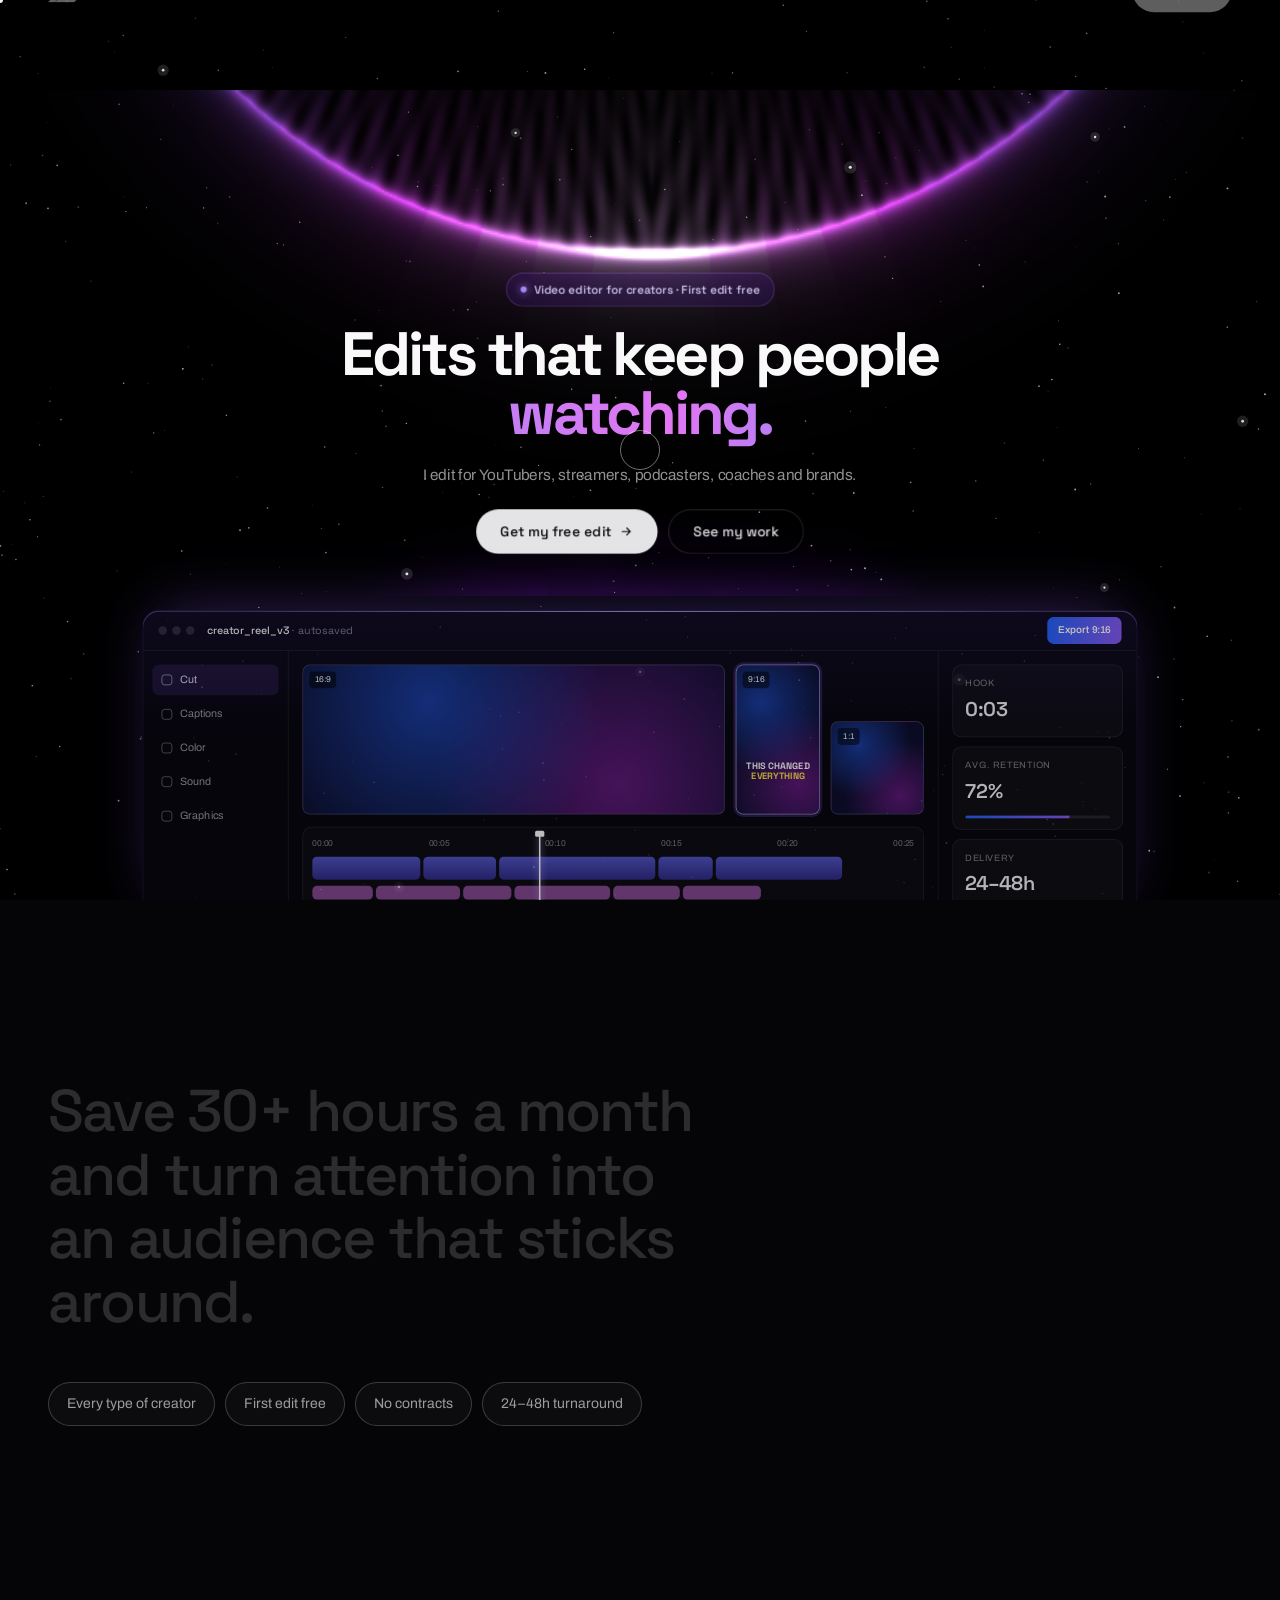
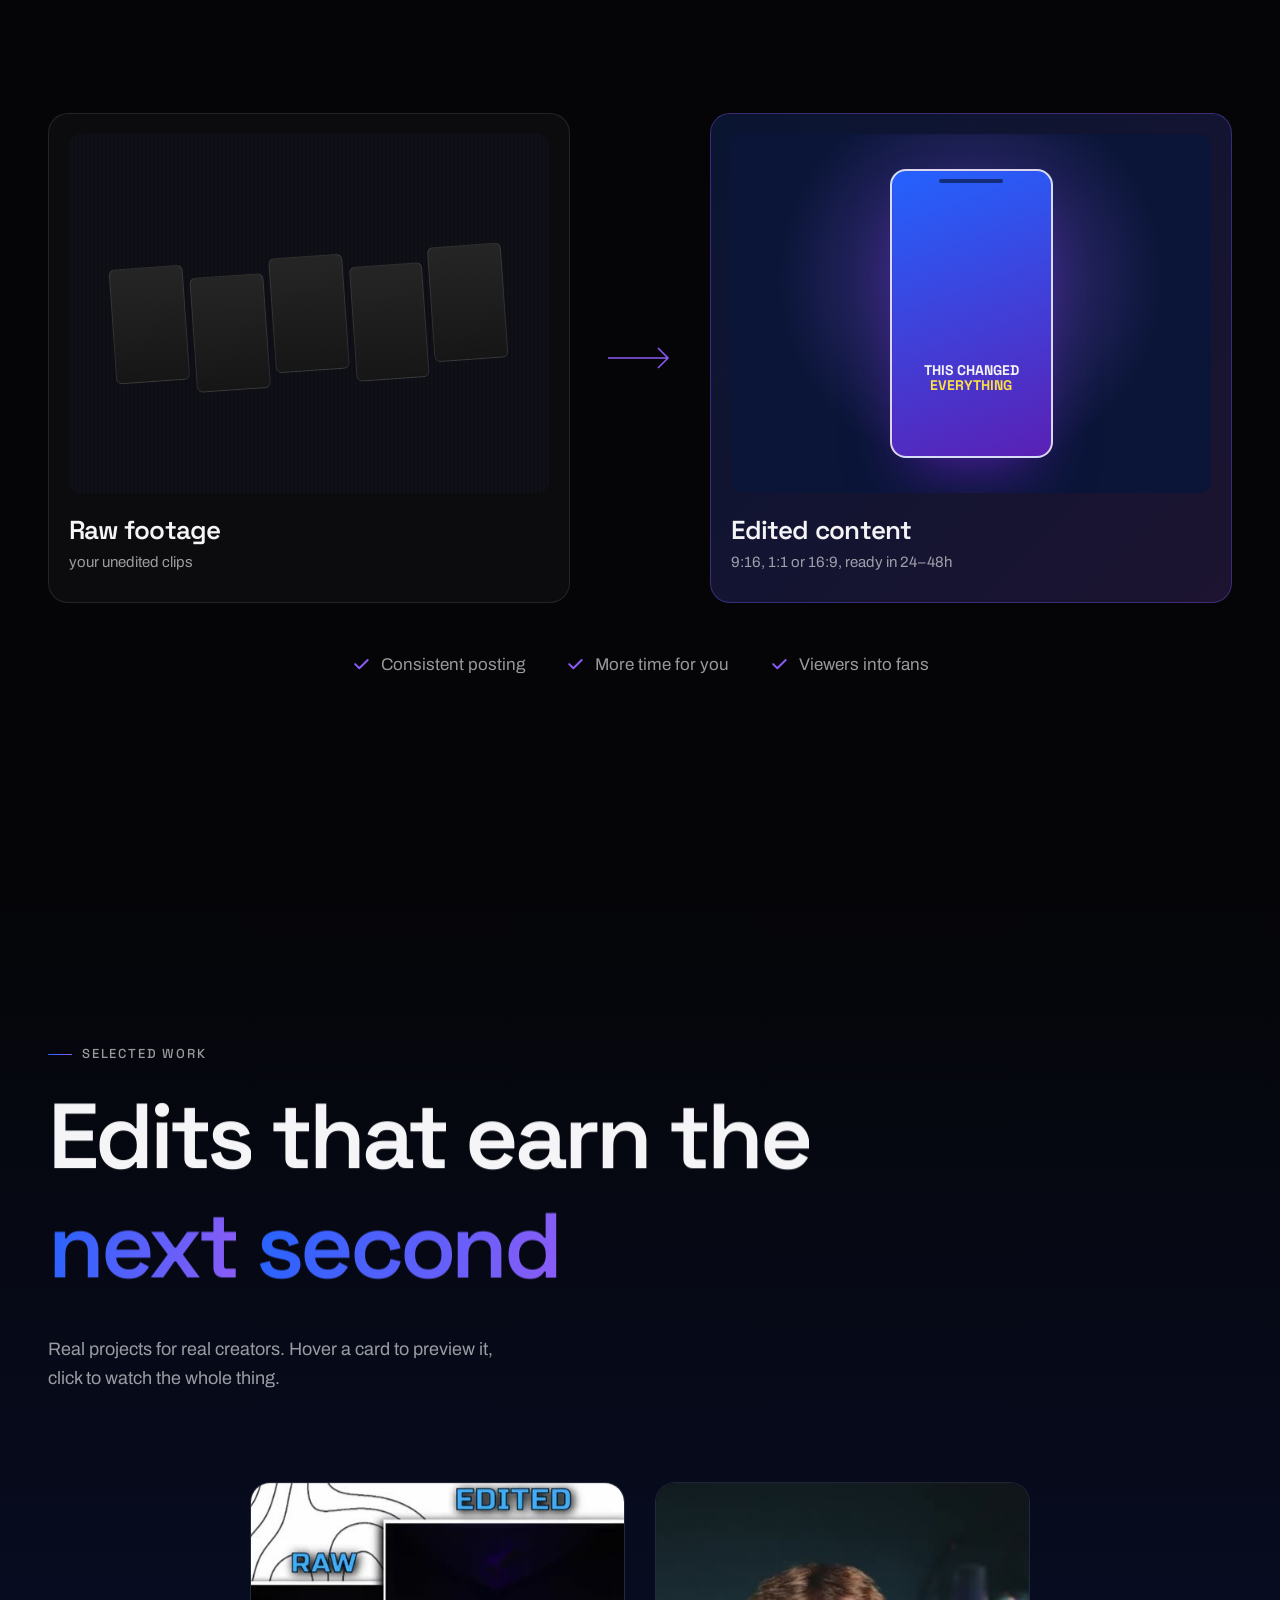
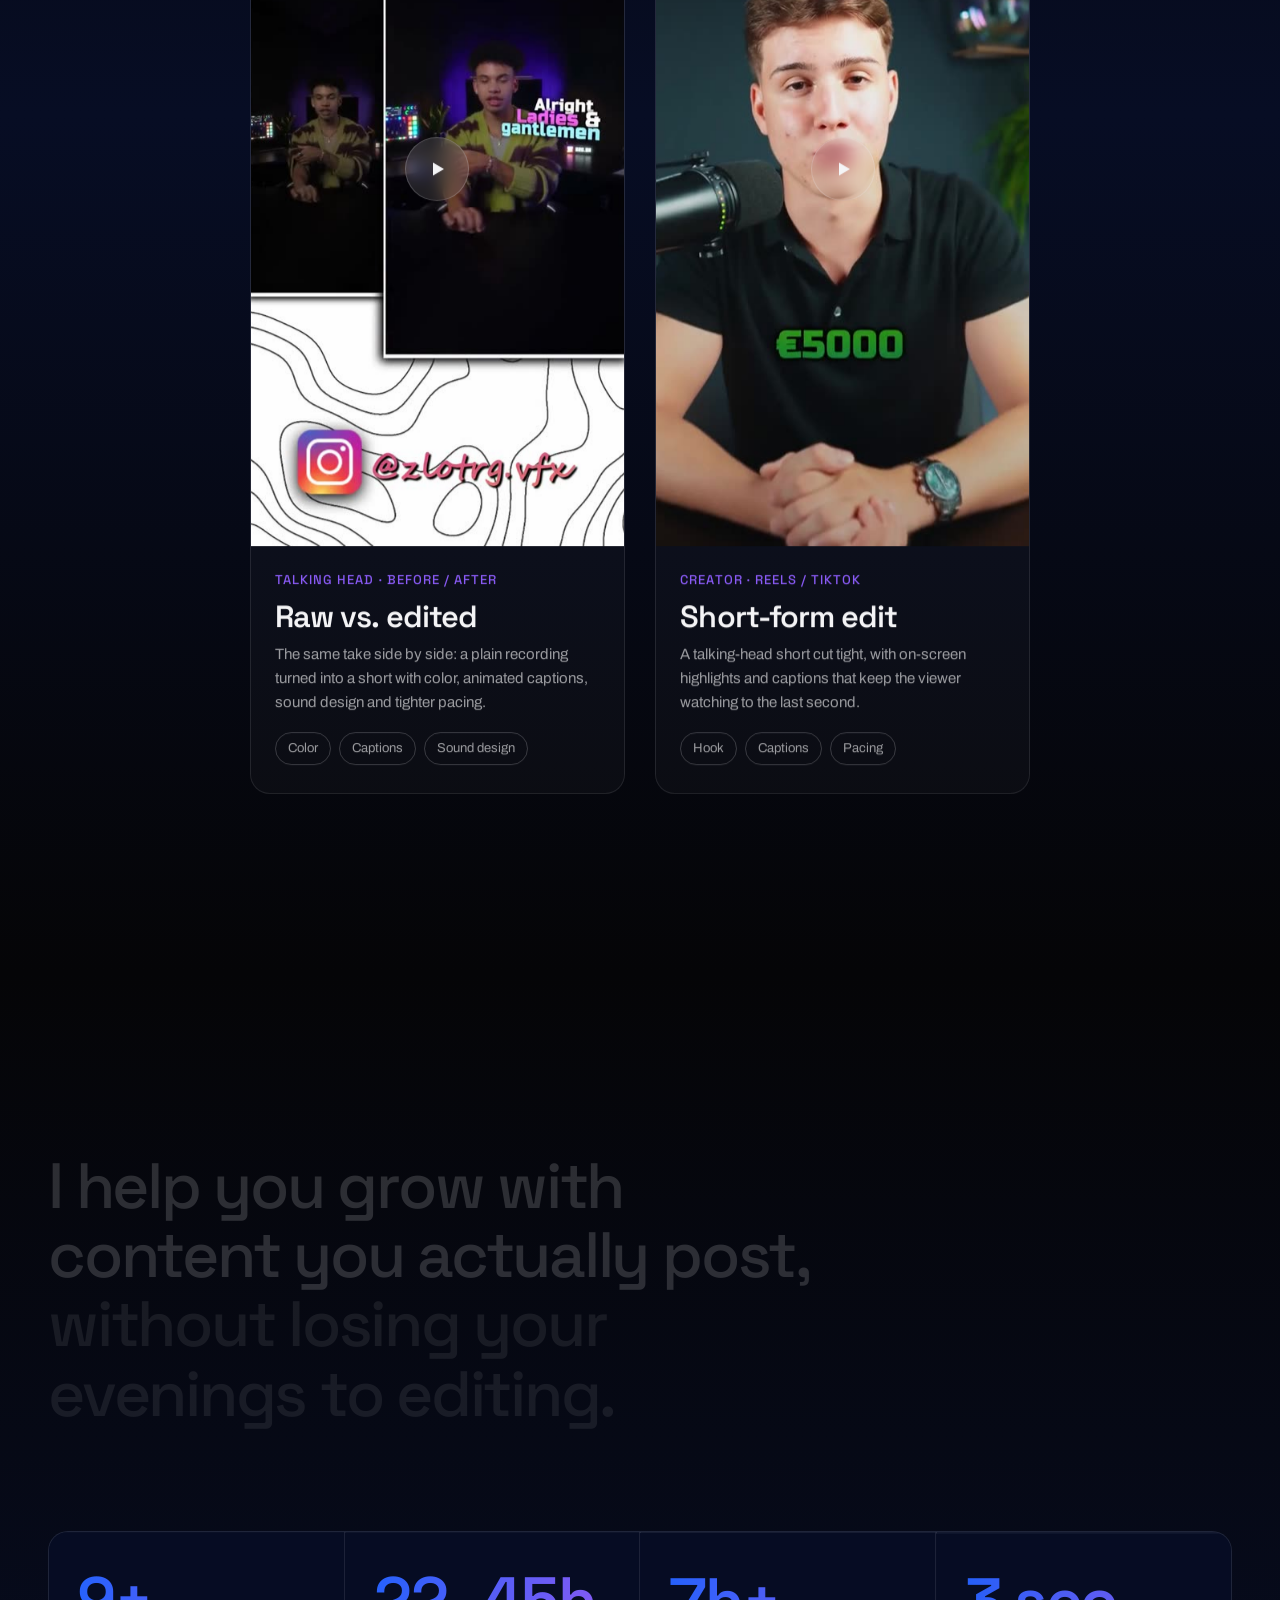
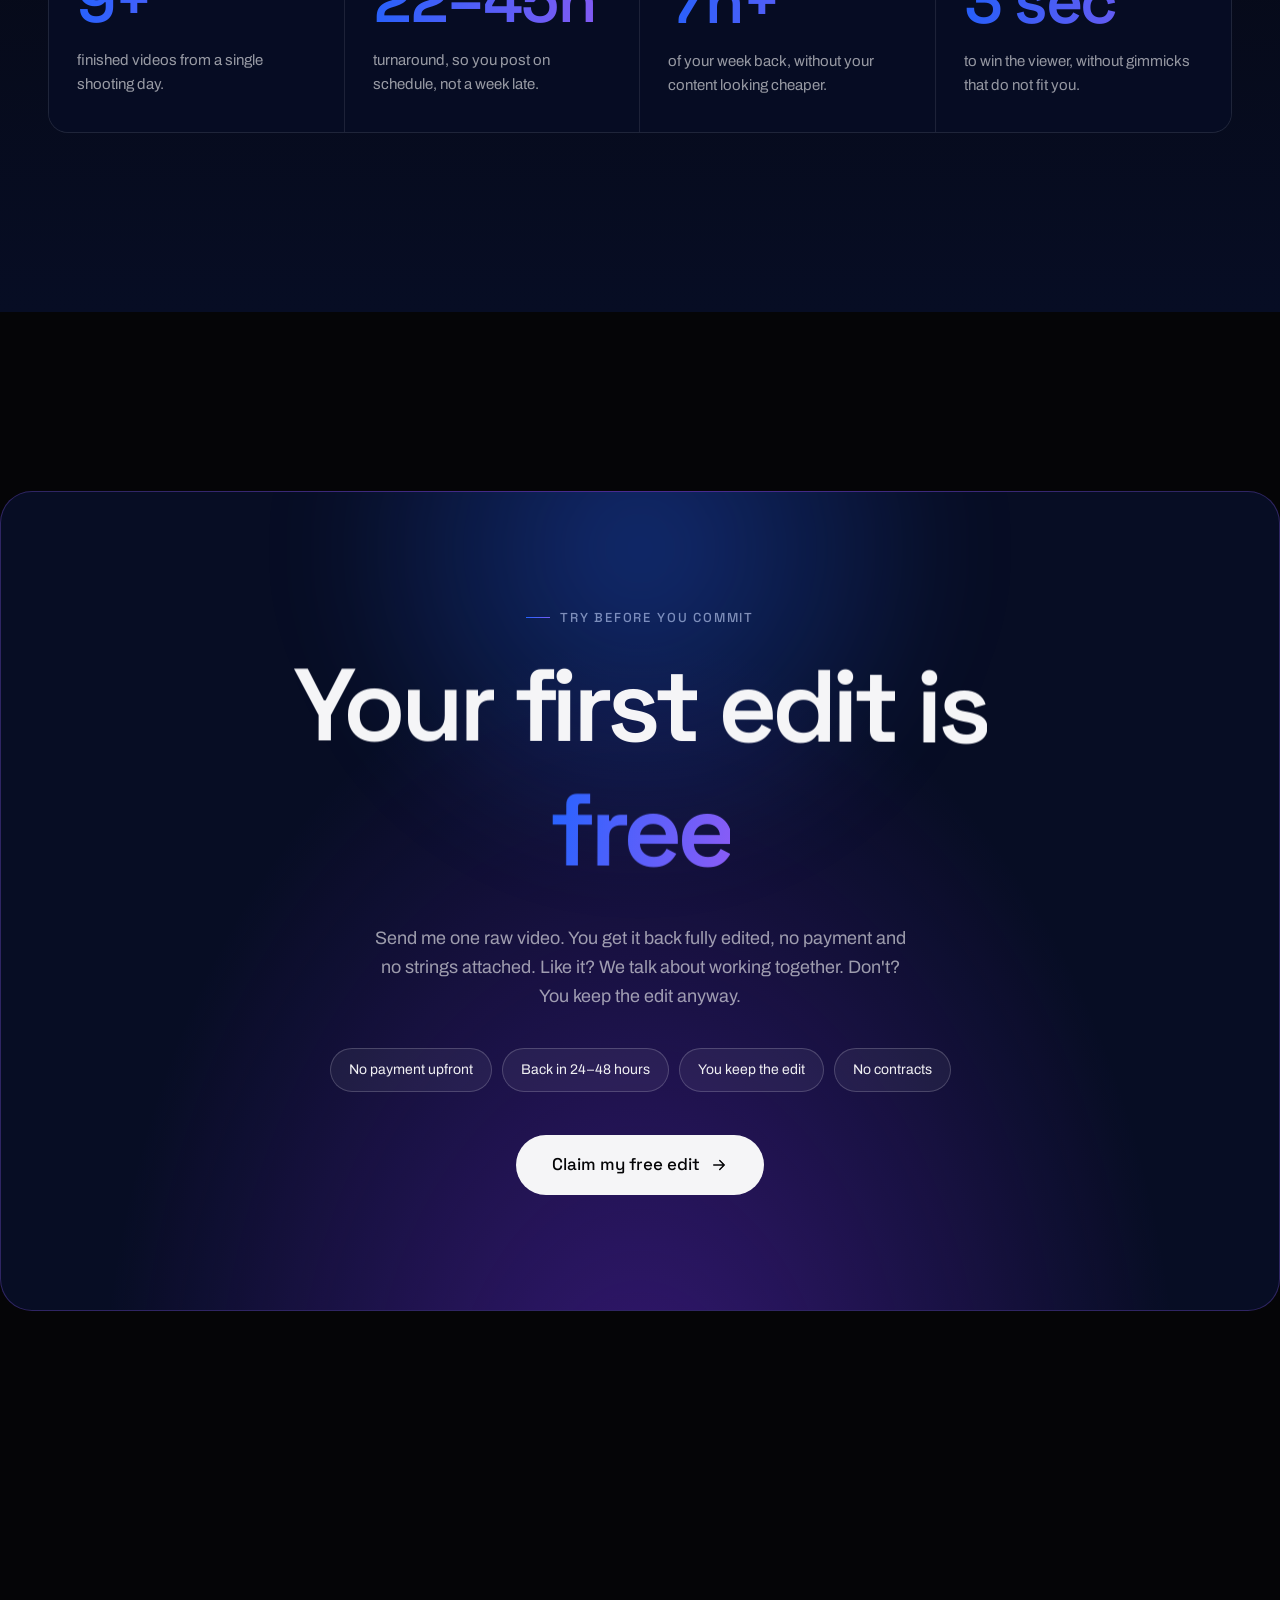
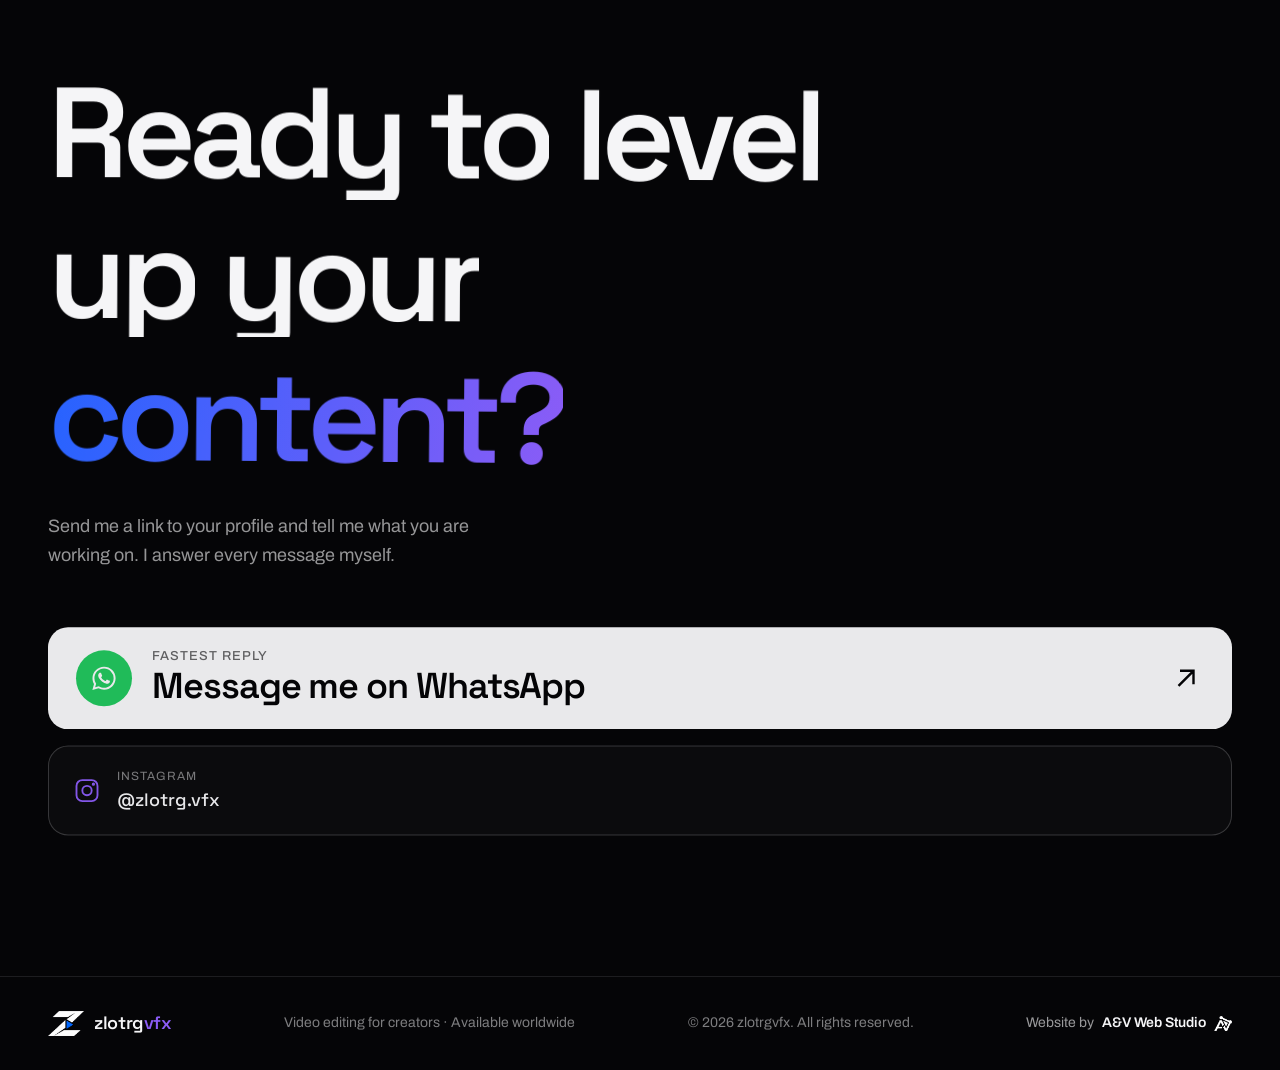
<file: index.html>
<!doctype html>
<html lang="en">
<head>
  <meta charset="utf-8">
  <meta name="viewport" content="width=device-width, initial-scale=1">
  <title>Freelance Video Editor for Creators &amp; Brands | zlotrgvfx</title>
  <meta name="description" content="Freelance video editor for YouTubers, streamers, podcasters, coaches and brands. Captions, sound design, color and pacing. Your first edit is free.">
  <meta name="robots" content="index, follow, max-image-preview:large, max-snippet:-1, max-video-preview:-1">
  <link rel="canonical" href="https://zlotrgvfx.site/">
  <meta name="theme-color" content="#050507">

  <!-- Google Search shows a favicon that is a multiple of 48px; /favicon.ico is the fallback crawlers look for -->
  <link rel="icon" href="/favicon.ico" sizes="48x48">
  <link rel="icon" type="image/png" sizes="192x192" href="/assets/img/favicon-192.png">
  <link rel="icon" type="image/png" sizes="96x96" href="/assets/img/favicon-96.png">
  <link rel="icon" type="image/png" sizes="48x48" href="/assets/img/favicon-48.png">
  <link rel="icon" type="image/png" sizes="32x32" href="/assets/img/favicon-32.png">
  <link rel="apple-touch-icon" sizes="180x180" href="/assets/img/apple-touch-icon.png">
  <link rel="manifest" href="/site.webmanifest">

  <!-- Open Graph / social sharing -->
  <meta property="og:type" content="website">
  <meta property="og:site_name" content="zlotrgvfx">
  <meta property="og:locale" content="en_US">
  <meta property="og:url" content="https://zlotrgvfx.site/">
  <meta property="og:title" content="Freelance Video Editor for Creators &amp; Brands | zlotrgvfx">
  <meta property="og:description" content="Edits that keep people watching. Video editing for YouTubers, streamers, podcasters, coaches and brands. Your first edit is free.">
  <meta property="og:image" content="https://zlotrgvfx.site/assets/img/og-hero.jpg">
  <meta property="og:image:type" content="image/jpeg">
  <meta property="og:image:width" content="1200">
  <meta property="og:image:height" content="630">
  <meta property="og:image:alt" content="The zlotrgvfx homepage: a glowing violet planet rim above the headline “Edits that keep people watching.” and a video editing dashboard.">
  <meta name="twitter:card" content="summary_large_image">
  <meta name="twitter:title" content="Freelance Video Editor for Creators &amp; Brands | zlotrgvfx">
  <meta name="twitter:description" content="Edits that keep people watching. Video editing for YouTubers, streamers, podcasters, coaches and brands. Your first edit is free.">
  <meta name="twitter:image" content="https://zlotrgvfx.site/assets/img/og-hero.jpg">
  <meta name="twitter:image:alt" content="The zlotrgvfx homepage: a glowing violet planet rim above the headline “Edits that keep people watching.” and a video editing dashboard.">

  <!-- Fonts and libraries are self-hosted: no third-party requests, no visitor IPs sent to font/CDN providers -->
  <link rel="stylesheet" href="css/fonts.css">
  <link rel="stylesheet" href="css/style.css">

  <script type="application/ld+json">
  {
    "@context": "https://schema.org",
    "@graph": [
      {
        "@type": "Organization",
        "@id": "https://zlotrgvfx.site/#organization",
        "name": "zlotrgvfx",
        "alternateName": ["ZLOTRG VFX", "zlotrg.vfx"],
        "url": "https://zlotrgvfx.site/",
        "logo": {
          "@type": "ImageObject",
          "url": "https://zlotrgvfx.site/assets/img/logo-512.png",
          "width": 512,
          "height": 352
        },
        "image": "https://zlotrgvfx.site/assets/img/og-hero.jpg",
        "description": "Freelance video editor for YouTubers, streamers, podcasters, coaches and brands: captions, sound design, color and pacing.",
        "areaServed": "Worldwide",
        "sameAs": ["https://www.instagram.com/zlotrg.vfx/"],
        "contactPoint": {
          "@type": "ContactPoint",
          "contactType": "customer service",
          "telephone": "+387-60-304-1784",
          "url": "https://wa.me/387603041784",
          "availableLanguage": "English"
        }
      },
      {
        "@type": "WebSite",
        "@id": "https://zlotrgvfx.site/#website",
        "url": "https://zlotrgvfx.site/",
        "name": "zlotrgvfx",
        "inLanguage": "en",
        "publisher": { "@id": "https://zlotrgvfx.site/#organization" }
      },
      {
        "@type": "WebPage",
        "@id": "https://zlotrgvfx.site/#webpage",
        "url": "https://zlotrgvfx.site/",
        "name": "Freelance Video Editor for Creators & Brands | zlotrgvfx",
        "description": "Freelance video editor for YouTubers, streamers, podcasters, coaches and brands. Captions, sound design, color and pacing. Your first edit is free.",
        "inLanguage": "en",
        "isPartOf": { "@id": "https://zlotrgvfx.site/#website" },
        "about": { "@id": "https://zlotrgvfx.site/#service" },
        "primaryImageOfPage": { "@type": "ImageObject", "url": "https://zlotrgvfx.site/assets/img/og-hero.jpg", "width": 1200, "height": 630 },
        "video": [
          { "@id": "https://zlotrgvfx.site/#video-raw-vs-edited" },
          { "@id": "https://zlotrgvfx.site/#video-short-form-edit" }
        ]
      },
      {
        "@type": "Service",
        "@id": "https://zlotrgvfx.site/#service",
        "name": "Video editing for content creators",
        "serviceType": "Video editing",
        "description": "Short-form video editing for YouTubers, streamers, podcasters, coaches and brands, with captions, sound design, color and pacing. First edit free, 24–48h turnaround.",
        "provider": { "@id": "https://zlotrgvfx.site/#organization" },
        "areaServed": { "@type": "Place", "name": "Worldwide" },
        "audience": { "@type": "Audience", "audienceType": "YouTubers, streamers, podcasters, coaches and brands" },
        "hasOfferCatalog": {
          "@type": "OfferCatalog",
          "name": "Video editing",
          "itemListElement": [
            { "@type": "Offer", "itemOffered": { "@type": "Service", "name": "Short-form video editing" } },
            { "@type": "Offer", "itemOffered": { "@type": "Service", "name": "Captions" } },
            { "@type": "Offer", "itemOffered": { "@type": "Service", "name": "Sound design" } },
            { "@type": "Offer", "itemOffered": { "@type": "Service", "name": "Color grading" } }
          ]
        }
      },
      {
        "@type": "VideoObject",
        "@id": "https://zlotrgvfx.site/#video-raw-vs-edited",
        "name": "Raw vs. edited",
        "description": "The same take side by side: a plain recording turned into a short with color, animated captions, sound design and tighter pacing.",
        "thumbnailUrl": "https://zlotrgvfx.site/assets/work/raw-and-edited.jpg",
        "contentUrl": "https://zlotrgvfx.site/assets/work/raw-and-edited.mp4",
        "uploadDate": "2026-10-28",
        "duration": "PT28S",
        "width": 720,
        "height": 1280,
        "author": { "@id": "https://zlotrgvfx.site/#organization" }
      },
      {
        "@type": "VideoObject",
        "@id": "https://zlotrgvfx.site/#video-short-form-edit",
        "name": "Short-form edit",
        "description": "A talking-head short cut tight, with on-screen highlights and captions that keep the viewer watching to the last second.",
        "thumbnailUrl": "https://zlotrgvfx.site/assets/work/short-form.jpg",
        "contentUrl": "https://zlotrgvfx.site/assets/work/short-form.mp4",
        "uploadDate": "2026-10-28",
        "duration": "PT39S",
        "width": 720,
        "height": 1280,
        "author": { "@id": "https://zlotrgvfx.site/#organization" }
      }
    ]
  }
  </script>
</head>
<body class="is-loading">

  <svg width="0" height="0" style="position:absolute" aria-hidden="true"><symbol id="i-wa" viewBox="0 0 24 24"><path fill="currentColor" stroke="none" d="M19.05 4.91A9.82 9.82 0 0 0 12.04 2C6.58 2 2.13 6.45 2.13 11.91c0 1.75.46 3.45 1.32 4.95L2.05 22l5.25-1.38a9.9 9.9 0 0 0 4.74 1.21c5.46 0 9.91-4.45 9.91-9.91 0-2.65-1.03-5.14-2.9-7.01Zm-7.01 15.24c-1.48 0-2.93-.4-4.2-1.15l-.3-.18-3.12.82.83-3.04-.2-.31a8.26 8.26 0 0 1-1.26-4.38c0-4.54 3.7-8.24 8.24-8.24 2.2 0 4.27.86 5.82 2.42a8.18 8.18 0 0 1 2.41 5.83c.01 4.54-3.69 8.23-8.22 8.23Zm4.52-6.16c-.25-.12-1.47-.72-1.69-.81-.23-.08-.39-.12-.56.12-.17.25-.64.81-.78.97-.14.17-.29.19-.54.06-.25-.12-1.05-.39-1.99-1.23-.74-.66-1.23-1.47-1.38-1.72-.14-.25-.02-.38.11-.51.11-.11.25-.29.37-.43s.17-.25.25-.41c.08-.17.04-.31-.02-.43s-.56-1.34-.76-1.84c-.2-.48-.41-.42-.56-.43h-.48c-.17 0-.43.06-.66.31-.22.25-.86.85-.86 2.07s.89 2.4 1.01 2.56c.12.17 1.75 2.67 4.23 3.74.59.26 1.05.41 1.41.52.59.19 1.13.16 1.56.1.48-.07 1.47-.6 1.67-1.18.21-.58.21-1.07.14-1.18-.07-.1-.23-.16-.48-.28Z"/></symbol></svg>

  <!-- Loader -->
  <div class="loader" aria-hidden="true">
    <img class="loader__logo" src="assets/img/logo-256.webp" alt="" width="128" height="88">
    <div class="loader__bar"><span></span></div>
    <div class="loader__pct">0%</div>
  </div>

  <!-- Custom cursor -->
  <div class="cursor" aria-hidden="true">
    <div class="cursor__ring"><span class="cursor__label"></span></div>
    <div class="cursor__dot"></div>
  </div>

  <!-- Page transition curtain -->
  <div class="curtain" aria-hidden="true"></div>

  <a class="skip-link" href="#main">Skip to content</a>

  <header class="nav" id="nav">
    <a href="#top" class="nav__brand" aria-label="zlotrgvfx home">
      <img src="assets/img/logo-256.webp" alt="" width="40" height="28">
      <span>zlotrg<em>vfx</em></span>
    </a>
    <nav class="nav__links" aria-label="Primary">
      <a href="#work" data-cursor="hover">Work</a>
      <a href="#results" data-cursor="hover">Results</a>
      <a href="#contact" data-cursor="hover">Contact</a>
    </nav>
    <a href="#free-edit" class="btn btn--sm btn--light nav__cta" data-cursor="hover">Free edit</a>
    <button class="nav__toggle" aria-label="Open menu" aria-expanded="false" aria-controls="mobile-menu">
      <span></span><span></span>
    </button>
  </header>

  <div class="mobile-menu" id="mobile-menu" hidden>
    <nav aria-label="Mobile">
      <a href="#work">Work</a>
      <a href="#results">Results</a>
      <a href="#contact">Contact</a>
      <a href="#free-edit" class="btn btn--light">Get my free edit</a>
    </nav>
  </div>

  <main id="main">

    <!-- HERO: planet-rim sky + scaled 1672x941 design stage -->
    <section class="hero" id="top" aria-label="Intro">
      <!-- Sky layers: static canvases; only the video moves. Blend layers sit outside the stage so they screen onto the stars. -->
      <canvas class="sky__stars" aria-hidden="true"></canvas>
      <canvas class="sky__rim" aria-hidden="true"></canvas>
      <video class="sky__video" muted loop playsinline preload="none" aria-hidden="true"
        data-src="assets/media/planet-glow.mp4"></video>
      <img class="sky__dashglow" src="assets/img/dash-glow.png" alt="" width="304" height="33" decoding="async" aria-hidden="true">

      <div class="stage">
        <div class="hero__copy">
          <p class="hero__pill"><span class="dot"></span> Video editor for creators · First edit free</p>
          <h1 class="hero__title">
            <span>Edits that</span> <span>keep people</span> <span class="hero__accent">watching.</span>
          </h1>
          <p class="hero__sub">I edit for YouTubers, streamers, podcasters, coaches and brands.</p>
          <div class="hero__ctas">
            <a href="#free-edit" class="btn btn--light" data-cursor="hover">Get my free edit <svg aria-hidden="true" viewBox="0 0 24 24"><path d="M5 12h14M13 6l6 6-6 6"/></svg></a>
            <a href="#work" class="btn btn--ghost" data-cursor="hover">See my work</a>
          </div>
        </div>

        <!-- Editing dashboard mockup -->
        <div class="dash" aria-hidden="true">
          <div class="dash__top">
            <span class="dash__dots"><i></i><i></i><i></i></span>
            <span class="dash__file">creator_reel_v3 <em>· autosaved</em></span>
            <span class="dash__export">Export 9:16</span>
          </div>
          <div class="dash__body">
            <ul class="dash__side">
              <li class="is-on"><b></b>Cut</li>
              <li><b></b>Captions</li>
              <li><b></b>Color</li>
              <li><b></b>Sound</li>
              <li><b></b>Graphics</li>
            </ul>
            <div class="dash__main">
              <div class="dash__viewer">
                <div class="dash__frame dash__frame--wide"><span>16:9</span></div>
                <div class="dash__frame dash__frame--tall"><span>9:16</span><p>this changed <b>everything</b></p></div>
                <div class="dash__frame dash__frame--sq"><span>1:1</span></div>
              </div>
              <div class="dash__timeline">
                <div class="dash__ruler"><span>00:00</span><span>00:05</span><span>00:10</span><span>00:15</span><span>00:20</span><span>00:25</span></div>
                <div class="dash__track dash__track--v"><i style="--w:18%"></i><i style="--w:12%"></i><i style="--w:26%"></i><i style="--w:9%"></i><i style="--w:21%"></i></div>
                <div class="dash__track dash__track--c"><i style="--w:10%"></i><i style="--w:14%"></i><i style="--w:8%"></i><i style="--w:16%"></i><i style="--w:11%"></i><i style="--w:13%"></i></div>
                <div class="dash__track dash__track--a"></div>
                <span class="dash__playhead"></span>
              </div>
            </div>
            <div class="dash__stats">
              <div><small>Hook</small><b>0:03</b></div>
              <div><small>Avg. retention</small><b>72%</b><span class="dash__bar"><i style="--v:72%"></i></span></div>
              <div><small>Delivery</small><b>24–48h</b></div>
            </div>
          </div>
        </div>
      </div>
    </section>

    <!-- Intro -->
    <section class="intro" aria-label="What I do">
      <div class="container">
        <p class="intro__text reveal-words">Save <strong>30+ hours a month</strong> and turn attention into an audience that sticks around.</p>
        <ul class="pills reveal">
          <li>Every type of creator</li>
          <li>First edit free</li>
          <li>No contracts</li>
          <li>24–48h turnaround</li>
        </ul>
      </div>
    </section>

    <!-- Raw -> Edited -->
    <section class="transform" aria-label="From raw footage to edited content">
      <div class="container transform__grid">
        <div class="transform__card transform__card--raw reveal">
          <div class="transform__media">
            <div class="clips" aria-hidden="true"><span></span><span></span><span></span><span></span><span></span></div>
          </div>
          <h3>Raw footage</h3>
          <p>your unedited clips</p>
        </div>

        <div class="transform__arrow reveal" aria-hidden="true">
          <svg viewBox="0 0 64 24"><path d="M0 12h60M50 2l10 10-10 10"/></svg>
        </div>

        <div class="transform__card transform__card--edit reveal">
          <div class="transform__media">
            <div class="phone" aria-hidden="true">
              <div class="phone__bar"></div>
              <div class="phone__caption">this changed <b>everything</b></div>
            </div>
          </div>
          <h3>Edited content</h3>
          <p>9:16, 1:1 or 16:9, ready in 24–48h</p>
        </div>
      </div>
      <ul class="container transform__wins reveal">
        <li><svg aria-hidden="true" viewBox="0 0 24 24"><path d="M5 12l5 5L20 7"/></svg>Consistent posting</li>
        <li><svg aria-hidden="true" viewBox="0 0 24 24"><path d="M5 12l5 5L20 7"/></svg>More time for you</li>
        <li><svg aria-hidden="true" viewBox="0 0 24 24"><path d="M5 12l5 5L20 7"/></svg>Viewers into fans</li>
      </ul>
    </section>

    <!-- Work -->
    <section class="work" id="work" aria-labelledby="work-title">
      <div class="container">
        <div class="section-head">
          <p class="eyebrow">Selected work</p>
          <h2 id="work-title" class="split">Edits that earn the <span class="grad">next second</span></h2>
          <p class="section-head__sub reveal">Real projects for real creators. Hover a card to preview it, click to watch the whole thing.</p>
        </div>

        <!-- To add a project: copy a card, set data-video (MP4, 720p, faststart) and data-poster -->
        <div class="work__grid">
          <article class="card reveal" role="button" data-video="assets/work/raw-and-edited.mp4" data-poster="assets/work/raw-and-edited.jpg" tabindex="0" data-cursor="play" aria-label="Play: Raw vs. edited">
            <div class="card__media"><video muted loop playsinline preload="none" poster="assets/work/raw-and-edited.jpg"></video><div class="card__ph"></div></div>
            <div class="card__body">
              <p class="card__meta">Talking head · Before / after</p>
              <h3>Raw vs. edited</h3>
              <p>The same take side by side: a plain recording turned into a short with color, animated captions, sound design and tighter pacing.</p>
              <ul class="tags"><li>Color</li><li>Captions</li><li>Sound design</li></ul>
            </div>
          </article>

          <article class="card reveal" role="button" data-video="assets/work/short-form.mp4" data-poster="assets/work/short-form.jpg" tabindex="0" data-cursor="play" aria-label="Play: Short-form edit">
            <div class="card__media"><video muted loop playsinline preload="none" poster="assets/work/short-form.jpg"></video><div class="card__ph"></div></div>
            <div class="card__body">
              <p class="card__meta">Creator · Reels / TikTok</p>
              <h3>Short-form edit</h3>
              <p>A talking-head short cut tight, with on-screen highlights and captions that keep the viewer watching to the last second.</p>
              <ul class="tags"><li>Hook</li><li>Captions</li><li>Pacing</li></ul>
            </div>
          </article>
        </div>
      </div>
    </section>

    <!-- Results -->
    <section class="results" id="results" aria-labelledby="results-title">
      <div class="container">
        <h2 id="results-title" class="results__statement reveal-words">I help you grow with content you actually post, <span class="muted">without losing your evenings to editing.</span></h2>
        <div class="stats">
          <div class="stat reveal"><div class="stat__num"><span data-count="10">0</span>+</div><p>finished videos from a single shooting day.</p></div>
          <div class="stat reveal"><div class="stat__num"><span data-count="24">0</span>–<span data-count="48">0</span>h</div><p>turnaround, so you post on schedule, not a week late.</p></div>
          <div class="stat reveal"><div class="stat__num"><span data-count="8">0</span>h+</div><p>of your week back, without your content looking cheaper.</p></div>
          <div class="stat reveal"><div class="stat__num"><span data-count="3">0</span> sec</div><p>to win the viewer, without gimmicks that do not fit you.</p></div>
        </div>
      </div>
    </section>

    <!-- Free edit -->
    <section class="free" id="free-edit" aria-labelledby="free-title">
      <div class="container free__inner">
        <div class="free__glow" aria-hidden="true"></div>
        <p class="eyebrow">Try before you commit</p>
        <h2 id="free-title" class="split">Your first edit is <span class="grad">free</span></h2>
        <p class="free__text reveal">Send me one raw video. You get it back fully edited, no payment and no strings attached. Like it? We talk about working together. Don't? You keep the edit anyway.</p>
        <ul class="free__list reveal">
          <li>No payment upfront</li>
          <li>Back in 24–48 hours</li>
          <li>You keep the edit</li>
          <li>No contracts</li>
        </ul>
        <a href="https://wa.me/387603041784?text=Hi%21%20I%27d%20like%20to%20try%20the%20free%20first%20edit." class="btn btn--light btn--lg js-wa" target="_blank" rel="noopener" data-wa-text="Hi! I'd like to try the free first edit." data-cursor="hover">Claim my free edit <svg aria-hidden="true" viewBox="0 0 24 24"><path d="M5 12h14M13 6l6 6-6 6"/></svg></a>
      </div>
    </section>

    <!-- Contact -->
    <section class="contact" id="contact" aria-labelledby="contact-title">
      <div class="container">
        <h2 id="contact-title" class="contact__title split">Ready to level up your <span class="grad">content?</span></h2>
        <p class="contact__sub reveal">Send me a link to your profile and tell me what you are working on. I answer every message myself.</p>

        <a href="https://wa.me/387603041784?text=Hi%21%20I%20found%20your%20portfolio%20and%20I%27d%20like%20to%20work%20together." class="wa-cta js-wa reveal" target="_blank" rel="noopener" data-wa-text="Hi! I found your portfolio and I'd like to work together." data-cursor="hover">
          <span class="wa-cta__icon"><svg aria-hidden="true" viewBox="0 0 24 24"><use href="#i-wa"/></svg></span>
          <span class="wa-cta__text"><small>Fastest reply</small>Message me on WhatsApp</span>
          <svg class="wa-cta__arrow" aria-hidden="true" viewBox="0 0 24 24"><path d="M7 17 17 7M8 7h9v9"/></svg>
        </a>

        <div class="contact__alt contact__alt--single reveal">
          <a href="https://www.instagram.com/zlotrg.vfx/" class="alt js-ig" target="_blank" rel="noopener me" data-cursor="hover">
            <svg aria-hidden="true" viewBox="0 0 24 24"><rect x="3" y="3" width="18" height="18" rx="5"/><circle cx="12" cy="12" r="4"/><circle cx="17.5" cy="6.5" r="0.6" fill="currentColor"/></svg>
            <span><small>Instagram</small><b class="js-ig-handle">@zlotrg.vfx</b></span>
          </a>
        </div>
      </div>
    </section>
  </main>

  <footer class="footer">
    <div class="container footer__inner">
      <a href="#top" class="nav__brand" aria-label="Back to top">
        <img src="assets/img/logo-256.webp" alt="" width="40" height="28" loading="lazy" decoding="async">
        <span>zlotrg<em>vfx</em></span>
      </a>
      <p>Video editing for creators · Available worldwide</p>
      <p>&copy; <span class="js-year">2026</span> zlotrgvfx. All rights reserved.</p>
      <p class="footer__credit">Website by <a href="https://avstudio.site" target="_blank" rel="noopener" data-cursor="hover"><span>A&amp;V Web Studio</span><img src="assets/img/av-studio-logo.webp" alt="" width="18" height="15" loading="lazy" decoding="async"></a></p>
    </div>
  </footer>

  <!-- Floating WhatsApp -->
  <a href="https://wa.me/387603041784?text=Hi%21%20I%20found%20your%20portfolio%20and%20I%27d%20like%20to%20work%20together." class="wa-float js-wa" target="_blank" rel="noopener" data-wa-text="Hi! I found your portfolio and I'd like to work together." aria-label="Chat on WhatsApp" data-cursor="hover">
    <svg aria-hidden="true" viewBox="0 0 24 24"><use href="#i-wa"/></svg>
    <span class="wa-float__tip">Chat on WhatsApp</span>
  </a>

  <!-- Video lightbox -->
  <div class="lightbox" hidden role="dialog" aria-modal="true" aria-label="Video player">
    <button class="lightbox__close" aria-label="Close video" data-cursor="hover"><svg aria-hidden="true" viewBox="0 0 24 24"><path d="M6 6l12 12M18 6 6 18"/></svg></button>
    <div class="player" data-state="paused">
      <video class="player__video" playsinline preload="metadata"></video>
      <button class="player__big" type="button" aria-label="Play" data-cursor="hover">
        <svg aria-hidden="true" viewBox="0 0 24 24"><path d="M8 5.5v13l11-6.5z"/></svg>
      </button>
      <div class="player__bar">
        <button class="player__btn js-play" type="button" aria-label="Play" data-cursor="hover">
          <svg class="i-play" aria-hidden="true" viewBox="0 0 24 24"><path d="M8 5.5v13l11-6.5z"/></svg>
          <svg class="i-pause" aria-hidden="true" viewBox="0 0 24 24"><path d="M7 5h3.5v14H7zM13.5 5H17v14h-3.5z"/></svg>
        </button>
        <span class="player__time js-cur">0:00</span>
        <div class="player__track" role="slider" tabindex="0" aria-label="Seek" aria-valuemin="0" aria-valuemax="100" aria-valuenow="0" data-cursor="hover">
          <div class="player__rail"><span class="player__buffer"></span><span class="player__fill"></span></div>
          <span class="player__knob"></span>
        </div>
        <span class="player__time js-dur">0:00</span>
        <button class="player__btn js-mute" type="button" aria-label="Mute" data-cursor="hover">
          <svg class="i-vol" aria-hidden="true" viewBox="0 0 24 24"><path d="M4 9v6h4l5 4V5L8 9H4z"/><path class="stroke" d="M16 9.5a3.5 3.5 0 0 1 0 5M18.5 7a7 7 0 0 1 0 10"/></svg>
          <svg class="i-muted" aria-hidden="true" viewBox="0 0 24 24"><path d="M4 9v6h4l5 4V5L8 9H4z"/><path class="stroke" d="m16 9.5 5 5m0-5-5 5"/></svg>
        </button>
        <button class="player__btn js-fs" type="button" aria-label="Full screen" data-cursor="hover">
          <svg aria-hidden="true" viewBox="0 0 24 24"><path class="stroke" d="M4 9V4h5M20 9V4h-5M4 15v5h5M20 15v5h-5"/></svg>
        </button>
      </div>
    </div>
  </div>

  <script src="assets/vendor/gsap-3.12.5.min.js" defer></script>
  <script src="assets/vendor/ScrollTrigger-3.12.5.min.js" defer></script>
  <script src="assets/vendor/lenis-1.1.13.min.js" defer></script>
  <script src="js/main.js" defer></script>
</body>
</html>
</file>
<file: css/fonts.css>
/* Self-hosted Google Fonts (SIL Open Font License 1.1). Variable files, latin + latin-ext. */
@font-face {
  font-family: 'Archivo';
  font-style: normal;
  font-weight: 400 600;
  font-display: swap;
  src: url(../assets/fonts/archivo-latin-ext.woff2) format('woff2');
  unicode-range: U+0100-02BA, U+02BD-02C5, U+02C7-02CC, U+02CE-02D7, U+02DD-02FF, U+0304, U+0308, U+0329, U+1D00-1DBF, U+1E00-1E9F, U+1EF2-1EFF, U+2020, U+20A0-20AB, U+20AD-20C4, U+2113, U+2C60-2C7F, U+A720-A7FF;
}
@font-face {
  font-family: 'Archivo';
  font-style: normal;
  font-weight: 400 600;
  font-display: swap;
  src: url(../assets/fonts/archivo-latin.woff2) format('woff2');
  unicode-range: U+0000-00FF, U+0131, U+0152-0153, U+02BB-02BC, U+02C6, U+02DA, U+02DC, U+0304, U+0308, U+0329, U+2000-206F, U+20AC, U+2122, U+2191, U+2193, U+2212, U+2215, U+FEFF, U+FFFD;
}
@font-face {
  font-family: 'Space Grotesk';
  font-style: normal;
  font-weight: 400 700;
  font-display: swap;
  src: url(../assets/fonts/space-grotesk-latin-ext.woff2) format('woff2');
  unicode-range: U+0100-02BA, U+02BD-02C5, U+02C7-02CC, U+02CE-02D7, U+02DD-02FF, U+0304, U+0308, U+0329, U+1D00-1DBF, U+1E00-1E9F, U+1EF2-1EFF, U+2020, U+20A0-20AB, U+20AD-20C4, U+2113, U+2C60-2C7F, U+A720-A7FF;
}
@font-face {
  font-family: 'Space Grotesk';
  font-style: normal;
  font-weight: 400 700;
  font-display: swap;
  src: url(../assets/fonts/space-grotesk-latin.woff2) format('woff2');
  unicode-range: U+0000-00FF, U+0131, U+0152-0153, U+02BB-02BC, U+02C6, U+02DA, U+02DC, U+0304, U+0308, U+0329, U+2000-206F, U+20AC, U+2122, U+2191, U+2193, U+2212, U+2215, U+FEFF, U+FFFD;
}
</file>
<file: css/style.css>
/* ============ Tokens ============ */
:root {
  --black: #050507;
  --ink: #0a0b12;
  --navy-900: #070d24;
  --navy-800: #0b1638;
  --navy-700: #12225a;
  --blue: #2563ff;
  --purple: #8b5cf6;
  --purple-deep: #5b21b6;
  --white: #f5f5f7;

  --fg: var(--white);
  --fg-muted: rgba(245, 245, 247, 0.62);
  --fg-dim: rgba(245, 245, 247, 0.5);
  --line: rgba(245, 245, 247, 0.1);
  --line-strong: rgba(245, 245, 247, 0.2);
  --surface: rgba(255, 255, 255, 0.03);
  --surface-2: rgba(255, 255, 255, 0.06);

  --grad: linear-gradient(100deg, var(--blue) 0%, var(--purple) 100%);
  --grad-soft: linear-gradient(135deg, rgba(37, 99, 255, 0.18), rgba(139, 92, 246, 0.18));

  --font-display: "Space Grotesk", system-ui, sans-serif;
  --font-body: "Archivo", system-ui, sans-serif;

  --ease-out: cubic-bezier(0.22, 1, 0.36, 1);
  --ease-in-out: cubic-bezier(0.65, 0, 0.35, 1);

  --gutter: clamp(16px, 4vw, 48px);
  --max: 1280px;
  --radius: 20px;
  --radius-sm: 12px;
  --section-y: clamp(96px, 14vw, 180px);
}

/* ============ Base ============ */
*, *::before, *::after { box-sizing: border-box; }
html { -webkit-text-size-adjust: 100%; -webkit-tap-highlight-color: transparent; scroll-padding-top: 96px; }
a, button, [tabindex] { -webkit-tap-highlight-color: transparent; touch-action: manipulation; }
html.lenis, html.lenis body { height: auto; }
.lenis.lenis-smooth { scroll-behavior: auto !important; }
body {
  margin: 0;
  background: var(--black);
  color: var(--fg);
  font-family: var(--font-body);
  font-size: 17px;
  line-height: 1.6;
  -webkit-font-smoothing: antialiased;
  overflow-x: hidden;
}
body.is-loading { overflow: hidden; }
img, video, canvas, svg { display: block; max-width: 100%; }
a { color: inherit; text-decoration: none; }
button { font: inherit; color: inherit; background: none; border: 0; cursor: pointer; }
h1, h2, h3 { font-family: var(--font-display); font-weight: 600; margin: 0; letter-spacing: -0.03em; line-height: 1.02; }
p { margin: 0; }
ul, ol { margin: 0; padding: 0; list-style: none; }
::selection { background: var(--purple); color: var(--white); }
:focus-visible { outline: 2px solid var(--purple); outline-offset: 4px; border-radius: 6px; }

.container { width: 100%; max-width: var(--max); margin: 0 auto; padding: 0 var(--gutter); }
.skip-link { position: fixed; top: -100px; left: 16px; z-index: 1000; background: var(--white); color: var(--black); padding: 10px 16px; border-radius: 8px; }
.skip-link:focus { top: 16px; }

.grad { background: var(--grad); -webkit-background-clip: text; background-clip: text; color: transparent; }
.muted { color: var(--fg-dim); }

.eyebrow {
  display: inline-flex; align-items: center; gap: 10px;
  font-family: var(--font-display); font-size: 13px; font-weight: 500;
  text-transform: uppercase; letter-spacing: 0.14em; color: var(--fg-muted);
  margin-bottom: 24px;
}
.eyebrow::before { content: ""; width: 24px; height: 1px; background: var(--grad); }
.eyebrow .dot { width: 8px; height: 8px; border-radius: 50%; background: var(--purple); box-shadow: 0 0 12px var(--purple); animation: pulse 2s infinite; }
@keyframes pulse { 50% { opacity: 0.35; } }

/* ============ Buttons ============ */
.btn {
  position: relative; display: inline-flex; align-items: center; justify-content: center; gap: 10px;
  min-height: 52px; padding: 0 28px; border-radius: 999px;
  font-family: var(--font-display); font-weight: 500; font-size: 16px;
  overflow: hidden; isolation: isolate;
  transition: color 0.4s var(--ease-out), border-color 0.3s, background-color 0.3s, scale 0.25s var(--ease-out), translate 0.4s var(--ease-out);
}
.btn svg { width: 18px; height: 18px; fill: none; stroke: currentColor; stroke-width: 2; stroke-linecap: round; stroke-linejoin: round; transition: transform 0.4s var(--ease-out); }
@media (hover: hover) { .btn:hover svg { transform: translateX(4px); } }
.btn::before {
  content: ""; position: absolute; inset: 0; z-index: -1; border-radius: inherit;
  background: var(--grad); transform: translateY(101%); transition: transform 0.5s var(--ease-out);
}
@media (hover: hover) { .btn:hover::before { transform: translateY(0); } }
.btn--light { background: var(--white); color: var(--black); }
@media (hover: hover) { .btn--light:hover { color: var(--white); } }
.btn--ghost { border: 1px solid var(--line-strong); color: var(--fg); backdrop-filter: blur(8px); background: rgba(5, 5, 7, 0.25); }
@media (hover: hover) { .btn--ghost:hover { border-color: transparent; } }
.btn--sm { min-height: 44px; padding: 0 20px; font-size: 14px; }
.btn--lg { min-height: 60px; padding: 0 36px; font-size: 17px; }

/* ============ Loader ============ */
.loader {
  position: fixed; inset: 0; z-index: 200; background: var(--black);
  display: grid; place-content: center; justify-items: center; gap: 28px;
}
.loader__logo { width: 96px; height: auto; animation: loaderPulse 1.6s var(--ease-in-out) infinite; }
.loader__bar { width: 160px; height: 2px; background: var(--line); border-radius: 2px; overflow: hidden; }
.loader__bar span { display: block; height: 100%; width: 100%; background: var(--grad); transform-origin: left; transform: scaleX(0); transition: transform 0.3s var(--ease-out); }
.loader__pct { font-family: var(--font-display); font-size: 12px; letter-spacing: 0.2em; color: var(--fg-dim); font-variant-numeric: tabular-nums; }
@keyframes loaderPulse { 50% { opacity: 0.55; transform: scale(0.96); } }

/* ============ Curtain (anchor transitions) ============ */
.curtain {
  position: fixed; inset: 0; z-index: 150; pointer-events: none;
  background: linear-gradient(180deg, var(--navy-800), var(--black));
  transform: scaleY(0); transform-origin: bottom;
}

/* ============ Cursor ============ */
.cursor { display: none; }
@media (hover: hover) and (pointer: fine) {
  html.has-cursor, html.has-cursor * { cursor: none !important; }
  .cursor { display: block; position: fixed; inset: 0; pointer-events: none; z-index: 300; }
  .cursor__dot, .cursor__ring { position: fixed; top: 0; left: 0; border-radius: 50%; will-change: transform; }
  .cursor__dot { width: 6px; height: 6px; margin: -3px 0 0 -3px; background: var(--white); mix-blend-mode: difference; }
  .cursor__ring {
    width: 40px; height: 40px; margin: -20px 0 0 -20px;
    border: 1px solid rgba(245, 245, 247, 0.45);
    display: grid; place-items: center;
    transition: width 0.35s var(--ease-out), height 0.35s var(--ease-out), margin 0.35s var(--ease-out),
      background-color 0.35s var(--ease-out), border-color 0.35s, opacity 0.3s, scale 0.25s var(--ease-out);
  }
  .cursor__label { font-family: var(--font-display); font-size: 12px; font-weight: 600; letter-spacing: 0.08em; text-transform: uppercase; color: var(--white); opacity: 0; transition: opacity 0.25s; }
  .cursor.is-hover .cursor__ring { width: 64px; height: 64px; margin: -32px 0 0 -32px; background: rgba(139, 92, 246, 0.15); border-color: var(--purple); }
  .cursor.is-play .cursor__ring { width: 88px; height: 88px; margin: -44px 0 0 -44px; background: var(--grad); border-color: transparent; }
  .cursor.is-play .cursor__label { opacity: 1; }
  .cursor.is-play .cursor__dot { opacity: 0; }
  .cursor.is-hidden { opacity: 0; }
  .cursor.is-down .cursor__ring { scale: 0.85; }
}

/* ============ Nav ============ */
.nav {
  position: fixed; top: 0; left: 0; right: 0; z-index: 100;
  display: flex; align-items: center; gap: 24px;
  padding: 18px var(--gutter);
  border-bottom: 1px solid transparent;
  transition: translate 0.5s var(--ease-out), background-color 0.4s, border-color 0.4s, backdrop-filter 0.4s, padding 0.4s var(--ease-out);
}
.nav.is-scrolled { background: rgba(5, 5, 7, 0.6); backdrop-filter: blur(16px) saturate(140%); -webkit-backdrop-filter: blur(16px) saturate(140%); padding-top: 12px; padding-bottom: 12px; border-bottom-color: var(--line); }
.nav.is-hidden { translate: 0 -100%; }
.nav__brand { display: inline-flex; align-items: center; gap: 10px; font-family: var(--font-display); font-weight: 600; font-size: 18px; letter-spacing: -0.02em; }
.nav__brand img { width: 36px; height: auto; }
.nav__brand em { font-style: normal; color: var(--purple); }
.nav__links { display: flex; gap: 4px; margin-left: auto; }
.nav__links a { position: relative; padding: 10px 16px; font-size: 15px; color: var(--fg-muted); transition: color 0.3s; }
.nav__links a::after { content: ""; position: absolute; left: 16px; right: 16px; bottom: 6px; height: 1px; background: var(--grad); transform: scaleX(0); transform-origin: right; transition: transform 0.45s var(--ease-out); }
.nav__links a.is-active { color: var(--fg); }
@media (hover: hover) { .nav__links a:hover { color: var(--fg); } }
.nav__links a.is-active::after { transform: scaleX(1); transform-origin: left; }
@media (hover: hover) { .nav__links a:hover::after { transform: scaleX(1); transform-origin: left; } }
.nav__toggle { display: none; width: 44px; height: 44px; margin-left: auto; position: relative; transition: scale 0.25s var(--ease-out); }
.nav__toggle span { position: absolute; left: 11px; right: 11px; height: 1.5px; background: var(--fg); transition: transform 0.4s var(--ease-out); }
.nav__toggle span:first-child { top: 18px; }
.nav__toggle span:last-child { top: 25px; }
.nav__toggle[aria-expanded="true"] span:first-child { transform: translateY(3.5px) rotate(45deg); }
.nav__toggle[aria-expanded="true"] span:last-child { transform: translateY(-3.5px) rotate(-45deg); }

.mobile-menu { position: fixed; inset: 0; z-index: 90; background: rgba(5, 5, 7, 0.96); backdrop-filter: blur(20px); display: grid; place-items: center; }
.mobile-menu[hidden] { display: none; }
.mobile-menu nav { display: grid; gap: 8px; text-align: center; }
.mobile-menu a:not(.btn) { font-family: var(--font-display); font-size: 40px; font-weight: 600; letter-spacing: -0.03em; padding: 6px 0; transition: color 0.3s, scale 0.25s var(--ease-out); }
.mobile-menu .btn { margin-top: 24px; }

@media (max-width: 860px) {
  .nav__links, .nav__cta { display: none; }
  .nav__toggle { display: block; }
}

/* ============ Hero ============ */
/* Desktop: a 1672x941 design stage scaled by --s and centred (--sl/--st are its left/top in px, set by JS).
   Sky layers live outside the stage (no transformed ancestor) so mix-blend-mode screens onto the stars. */
.hero {
  --s: 1; --sl: 0px; --st: 0px;
  position: relative; height: 100vh; height: 100svh; min-height: 560px;
  overflow: hidden; background: #000;
}
.sky__stars { position: absolute; inset: 0; width: 100%; height: 100%; }
.sky__rim, .sky__video, .sky__dashglow { max-width: none; }
.sky__rim, .sky__video {
  position: absolute; left: var(--sl); top: var(--st);
  width: calc(1672px * var(--s)); height: calc(717px * var(--s));
}
.sky__rim { mix-blend-mode: screen; }
.sky__video { object-fit: cover; mix-blend-mode: screen; opacity: 0; transition: opacity 0.8s ease; pointer-events: none; }
.sky__video.is-ready { opacity: 1; }
.sky__dashglow {
  position: absolute; mix-blend-mode: screen; pointer-events: none;
  left: calc(var(--sl) + 186px * var(--s)); top: calc(var(--st) + 520px * var(--s));
  width: calc(1300px * var(--s)); height: calc(141px * var(--s));
}

.stage {
  position: absolute; z-index: 2; left: var(--sl); top: var(--st);
  width: 1672px; height: 941px; transform: scale(var(--s)); transform-origin: 0 0;
}
.hero__copy { position: absolute; left: 0; right: 0; top: 238px; display: flex; flex-direction: column; align-items: center; text-align: center; }
.hero__pill {
  display: inline-flex; align-items: center; gap: 10px; padding: 9px 18px; border-radius: 999px;
  border: 1px solid rgba(167, 139, 250, 0.35); background: rgba(91, 33, 182, 0.18); backdrop-filter: blur(8px);
  font-family: var(--font-display); font-size: 15px; font-weight: 500; color: #ddd6fe;
}
.hero__pill .dot { width: 8px; height: 8px; border-radius: 50%; background: #a78bfa; box-shadow: 0 0 12px #a78bfa; }
.hero__title { margin-top: 22px; font-size: 80px; font-weight: 700; letter-spacing: -0.05em; line-height: 0.98; color: #fff; }
.hero__title span { display: inline; }
.hero__title .hero__accent { display: block; background: linear-gradient(100deg, #a78bfa, #e879f9 55%, #818cf8); -webkit-background-clip: text; background-clip: text; color: transparent; padding-bottom: 0.08em; }
.hero__sub { margin-top: 18px; max-width: 820px; font-size: 20px; color: var(--fg-muted); }
.hero__ctas { display: flex; gap: 14px; margin-top: 28px; }
.stage .btn { min-height: 58px; padding: 0 32px; font-size: 18px; }

/* Dashboard mockup: violet-edged panel stretching past the stage to the viewport bottom */
.dash {
  position: absolute; left: 186px; width: 1300px; top: 648px;
  bottom: calc(-1 * var(--st) / var(--s));
  border-radius: 22px 22px 0 0; overflow: hidden;
  background: linear-gradient(180deg, rgba(20, 14, 42, 0.92), rgba(8, 8, 16, 0.96) 40%);
  border: 1px solid rgba(139, 92, 246, 0.45); border-bottom: 0;
  box-shadow: 0 -20px 80px -20px rgba(139, 92, 246, 0.45), inset 0 1px 0 rgba(216, 180, 254, 0.35);
  font-size: 14px; color: var(--fg-muted);
}
.dash::before { content: ""; position: absolute; top: 0; left: 8%; right: 8%; height: 1px; background: linear-gradient(90deg, transparent, #c4b5fd, transparent); }
.dash__top { display: flex; align-items: center; gap: 16px; height: 52px; padding: 0 20px; border-bottom: 1px solid var(--line); }
.dash__dots { display: flex; gap: 7px; }
.dash__dots i { width: 11px; height: 11px; border-radius: 50%; background: rgba(255, 255, 255, 0.14); }
.dash__file { font-family: var(--font-display); color: var(--fg); font-weight: 500; }
.dash__file em { font-style: normal; color: var(--fg-dim); font-weight: 400; }
.dash__export { margin-left: auto; padding: 7px 14px; border-radius: 8px; background: var(--grad); color: #fff; font-weight: 600; font-size: 13px; }
.dash__body { display: grid; grid-template-columns: 190px 1fr 260px; height: calc(100% - 52px); }
.dash__side { padding: 18px 12px; border-right: 1px solid var(--line); display: flex; flex-direction: column; gap: 4px; }
.dash__side li { display: flex; align-items: center; gap: 10px; padding: 9px 12px; border-radius: 9px; }
.dash__side li b { width: 14px; height: 14px; border-radius: 4px; border: 1.5px solid currentColor; opacity: 0.7; }
.dash__side li.is-on { background: rgba(139, 92, 246, 0.16); color: #ddd6fe; }
.dash__main { padding: 18px; display: flex; flex-direction: column; gap: 16px; min-width: 0; }
.dash__viewer { display: flex; gap: 14px; align-items: flex-end; height: 196px; }
.dash__frame {
  position: relative; height: 100%; border-radius: 10px; overflow: hidden; border: 1px solid var(--line-strong);
  background: radial-gradient(circle at 30% 25%, rgba(37, 99, 255, 0.55), transparent 55%), radial-gradient(circle at 75% 80%, rgba(192, 38, 211, 0.45), transparent 55%), #0e1030;
}
.dash__frame span { position: absolute; top: 8px; left: 8px; padding: 2px 7px; border-radius: 5px; background: rgba(0, 0, 0, 0.5); font-size: 11px; color: #fff; }
.dash__frame--wide { flex: 1 1 auto; min-width: 0; }
.dash__frame--tall { aspect-ratio: 9 / 16; flex: none; border-color: rgba(196, 181, 253, 0.7); box-shadow: 0 0 0 3px rgba(139, 92, 246, 0.25); }
.dash__frame--tall p { position: absolute; left: 6%; right: 6%; bottom: 22%; text-align: center; font-family: var(--font-display); font-weight: 700; font-size: 12px; line-height: 1.1; color: #fff; text-transform: uppercase; }
.dash__frame--tall p b { color: #fde047; }
.dash__frame--sq { aspect-ratio: 1; flex: none; height: 62%; }
.dash__timeline { position: relative; display: flex; flex-direction: column; gap: 8px; padding: 12px; border-radius: 12px; background: rgba(255, 255, 255, 0.025); border: 1px solid var(--line); }
.dash__ruler { display: flex; justify-content: space-between; font-size: 11px; color: var(--fg-dim); font-variant-numeric: tabular-nums; }
.dash__track { display: flex; gap: 4px; height: 30px; }
.dash__track i { width: var(--w); border-radius: 6px; }
.dash__track--v i { background: linear-gradient(180deg, rgba(99, 102, 241, 0.8), rgba(79, 70, 229, 0.55)); }
.dash__track--c { height: 18px; }
.dash__track--c i { background: rgba(232, 121, 249, 0.55); }
.dash__track--a {
  border-radius: 6px;
  background: repeating-linear-gradient(90deg, rgba(34, 197, 94, 0.55) 0 2px, transparent 2px 5px) center / 100% 60% no-repeat, rgba(34, 197, 94, 0.08);
}
.dash__playhead { position: absolute; top: 8px; bottom: 8px; left: 38%; width: 2px; background: #fff; box-shadow: 0 0 10px #c4b5fd; }
.dash__playhead::before { content: ""; position: absolute; top: -4px; left: -5px; width: 12px; height: 8px; border-radius: 2px; background: #fff; }
.dash__stats { padding: 18px; border-left: 1px solid var(--line); display: flex; flex-direction: column; gap: 12px; }
.dash__stats > div { padding: 14px 16px; border-radius: 12px; background: rgba(255, 255, 255, 0.03); border: 1px solid var(--line); }
.dash__stats small { display: block; font-size: 12px; letter-spacing: 0.06em; text-transform: uppercase; color: var(--fg-dim); }
.dash__stats b { display: block; margin-top: 4px; font-family: var(--font-display); font-size: 26px; font-weight: 600; color: var(--fg); letter-spacing: -0.02em; }
.dash__bar { display: block; height: 4px; margin-top: 10px; border-radius: 4px; background: var(--line); overflow: hidden; }
.dash__bar i { display: block; width: var(--v); height: 100%; background: var(--grad); }

/* Below 900px or portrait: stacked layout, rim and glow video cropped to screen width (positioned by JS) */
@media (max-width: 899px), (orientation: portrait) {
  .hero { height: auto; min-height: 0; padding: 0 0 56px; }
  .sky__rim { left: 0; top: 0; width: 100%; height: 300px; }
  .sky__dashglow { display: none; }
  .stage { position: relative; left: auto; top: auto; width: auto; height: auto; transform: none; padding: 228px var(--gutter) 0; }
  .hero__copy { position: static; }
  .hero__pill { font-size: 13px; padding: 8px 14px; }
  .hero__title { font-size: clamp(40px, 8.4vw, 60px); margin-top: 22px; }
  .hero__title span { display: block; }
  .hero__sub { font-size: 16px; max-width: 34ch; }
  .hero__ctas { flex-direction: column; width: 100%; max-width: 420px; }
  .stage .btn { min-height: 52px; font-size: 16px; }
  .dash { position: relative; left: auto; top: auto; bottom: auto; width: auto; margin-top: 56px; border-radius: 18px; border-bottom: 1px solid rgba(139, 92, 246, 0.45); }
  .dash__file em { display: none; }
  .dash__body { display: flex; flex-direction: column; height: auto; }
  .dash__side { flex-direction: row; overflow-x: auto; border-right: 0; border-bottom: 1px solid var(--line); padding: 12px; scrollbar-width: none; }
  .dash__side::-webkit-scrollbar { display: none; }
  .dash__side li { flex: none; border: 1px solid var(--line-strong); border-radius: 999px; padding: 7px 14px; }
  .dash__side li.is-on { border-color: rgba(167, 139, 250, 0.6); }
  .dash__main { padding: 14px; }
  .dash__viewer { height: 150px; justify-content: center; }
  .dash__frame--wide { display: none; }
  .dash__stats { border-left: 0; border-top: 1px solid var(--line); padding: 14px; display: grid; grid-template-columns: repeat(3, 1fr); gap: 8px; }
  .dash__stats > div { padding: 10px 12px; }
  .dash__stats b { font-size: 18px; }
  .dash__stats small { font-size: 10px; }
  .dash__bar { display: none; }
}

/* ============ Intro ============ */
.intro { position: relative; padding: var(--section-y) 0 calc(var(--section-y) * 0.6); background: var(--black); }
.intro__text { font-family: var(--font-display); font-size: clamp(30px, 4.6vw, 64px); line-height: 1.08; letter-spacing: -0.03em; max-width: 18ch; font-weight: 500; }
.intro__text strong { font-weight: 600; }
.pills { display: flex; flex-wrap: wrap; gap: 10px; margin-top: 48px; }
.pills li { padding: 10px 18px; border: 1px solid var(--line-strong); border-radius: 999px; font-size: 14px; color: var(--fg-muted); background: var(--surface); }


/* Word-by-word reveal (set up by JS) */
.reveal-words .w { opacity: 0.16; }

/* ============ Transform ============ */
.transform { padding: var(--section-y) 0; }
.transform__grid { display: grid; grid-template-columns: 1fr auto 1fr; align-items: center; gap: clamp(16px, 3vw, 48px); }
.transform__card { border: 1px solid var(--line); border-radius: var(--radius); padding: 20px 20px 28px; background: var(--surface); }
.transform__card h3 { font-size: 26px; margin-top: 24px; }
.transform__card p { color: var(--fg-muted); margin-top: 6px; font-size: 15px; }
.transform__media { aspect-ratio: 4 / 3; border-radius: var(--radius-sm); overflow: hidden; position: relative; display: grid; place-items: center; }
.transform__card--raw .transform__media { background: repeating-linear-gradient(90deg, #0d0e14 0 2px, #101118 2px 4px); }
.clips { display: grid; grid-template-columns: repeat(5, 1fr); gap: 6px; width: 82%; transform: rotate(-4deg); }
.clips span { aspect-ratio: 9 / 14; border-radius: 6px; background: linear-gradient(180deg, #23252f, #15161d); filter: saturate(0); border: 1px solid var(--line); }
.clips span:nth-child(2n) { transform: translateY(14px); }
.transform__card--edit { background: var(--grad-soft); border-color: rgba(139, 92, 246, 0.35); }
.transform__card--edit .transform__media { background: radial-gradient(circle at 50% 40%, rgba(139, 92, 246, 0.45), transparent 60%), var(--navy-800); }
.phone { width: 34%; aspect-ratio: 9 / 16; border-radius: 16px; border: 2px solid rgba(245, 245, 247, 0.85); background: linear-gradient(160deg, var(--blue), var(--purple-deep)); position: relative; overflow: hidden; box-shadow: 0 30px 60px -20px rgba(91, 33, 182, 0.8); }
.phone__bar { position: absolute; top: 8px; left: 30%; right: 30%; height: 4px; border-radius: 4px; background: rgba(0, 0, 0, 0.5); }
.phone__caption { position: absolute; left: 8%; right: 8%; bottom: 22%; text-align: center; font-family: var(--font-display); font-weight: 700; font-size: clamp(10px, 1.1vw, 14px); line-height: 1.1; text-transform: uppercase; }
.phone__caption b { color: #fde047; }
.transform__arrow svg { width: 64px; fill: none; stroke: var(--purple); stroke-width: 1.5; }
.transform__wins { display: flex; justify-content: center; flex-wrap: wrap; gap: 12px 40px; margin-top: 48px; }
.transform__wins li { display: inline-flex; align-items: center; gap: 10px; color: var(--fg-muted); }
.transform__wins svg { width: 20px; fill: none; stroke: var(--purple); stroke-width: 2.4; stroke-linecap: round; stroke-linejoin: round; }
@media (max-width: 760px) {
  .transform__grid { grid-template-columns: 1fr; }
  .transform__arrow { justify-self: center; transform: rotate(90deg); }
}

/* ============ Section heads ============ */
.section-head { margin-bottom: clamp(48px, 7vw, 96px); }
.section-head h2 { font-size: clamp(44px, 7.2vw, 112px); max-width: 13ch; letter-spacing: -0.045em; }
.section-head__sub { color: var(--fg-muted); max-width: 46ch; margin-top: 28px; font-size: 18px; }
.split .line { display: block; overflow: hidden; padding-bottom: 0.08em; margin-bottom: -0.08em; }
.split .line > span { display: inline-block; }

/* ============ Work ============ */
.work { padding: var(--section-y) 0; background: linear-gradient(180deg, var(--black), var(--navy-900) 50%, var(--black)); }
.work__grid { display: grid; grid-template-columns: repeat(2, minmax(0, 1fr)); gap: clamp(16px, 2.4vw, 32px); max-width: 780px; margin: 0 auto; }
.card { grid-column: auto; border-radius: var(--radius); overflow: hidden; background: var(--surface); border: 1px solid var(--line); transition: border-color 0.4s, scale 0.25s var(--ease-out), translate 0.5s var(--ease-out), box-shadow 0.5s var(--ease-out); outline-offset: 6px; }
@media (hover: hover) { .card:hover { border-color: rgba(139, 92, 246, 0.45); } }
.card__media { position: relative; overflow: hidden; aspect-ratio: 9 / 16; background: var(--ink); }
.card__media video { position: absolute; inset: 0; width: 100%; height: 100%; object-fit: cover; opacity: 0; transition: opacity 0.5s; }
.card.is-playing .card__media video { opacity: 1; }
.card__ph {
  position: absolute; inset: -8% 0;
  background:
    radial-gradient(circle at 25% 20%, rgba(37, 99, 255, 0.55), transparent 50%),
    radial-gradient(circle at 80% 85%, rgba(139, 92, 246, 0.5), transparent 55%),
    var(--navy-800);
  background-size: cover; background-position: center;
  transition: scale 1.2s var(--ease-out), opacity 0.5s;
}
.card__ph::after {
  content: ""; position: absolute; left: 50%; top: 50%; width: 64px; height: 64px; margin: -32px 0 0 -32px; border-radius: 50%;
  background: rgba(245, 245, 247, 0.12) url("data:image/svg+xml,%3Csvg xmlns='http://www.w3.org/2000/svg' viewBox='0 0 24 24'%3E%3Cpath fill='%23f5f5f7' d='M8 5.5v13l11-6.5z'/%3E%3C/svg%3E") center / 24px no-repeat;
  backdrop-filter: blur(8px); border: 1px solid var(--line-strong);
  transition: transform 0.5s var(--ease-out);
}
@media (hover: hover) { .card:hover .card__ph { scale: 1.05; } }
@media (hover: hover) { .card:hover .card__ph::after { transform: scale(1.12); } }
.card.is-playing .card__ph { opacity: 0; }
.card__body { padding: 24px 24px 28px; }
.card__meta { font-size: 13px; letter-spacing: 0.08em; text-transform: uppercase; color: var(--purple); font-family: var(--font-display); font-weight: 500; }
.card h3 { font-size: clamp(24px, 2.4vw, 32px); margin-top: 10px; }
.card__body > p:not(.card__meta) { color: var(--fg-muted); margin-top: 10px; font-size: 15px; max-width: 52ch; }
.tags { display: flex; flex-wrap: wrap; gap: 8px; margin-top: 18px; }
.tags li { font-size: 13px; padding: 5px 12px; border-radius: 999px; border: 1px solid var(--line-strong); color: var(--fg-muted); }
@media (max-width: 860px) {
  .work__grid { grid-template-columns: 1fr; max-width: 420px; }
}

/* ============ Results ============ */
.results { padding: var(--section-y) 0; background: linear-gradient(180deg, var(--black), var(--navy-900)); }
.results__statement { font-size: clamp(34px, 5vw, 72px); font-weight: 500; letter-spacing: -0.035em; line-height: 1.08; max-width: 20ch; }
.stats { display: grid; grid-template-columns: repeat(4, 1fr); margin-top: clamp(64px, 8vw, 120px); background: var(--navy-900); border: 1px solid var(--line); border-radius: var(--radius); overflow: hidden; }
/* cell dividers as outlines, so nothing grey shows while the cells fade in */
.stat { background: var(--navy-900); padding: 36px 28px; outline: 1px solid var(--line); }
.stat__num { font-family: var(--font-display); font-weight: 600; font-size: clamp(44px, 5vw, 72px); letter-spacing: -0.04em; line-height: 1; background: var(--grad); -webkit-background-clip: text; background-clip: text; color: transparent; font-variant-numeric: tabular-nums; }
.stat p { color: var(--fg-muted); margin-top: 16px; font-size: 15px; }
@media (max-width: 960px) { .stats { grid-template-columns: repeat(2, 1fr); } }
@media (max-width: 520px) { .stats { grid-template-columns: 1fr; } }

/* ============ Free edit ============ */
.free { padding: var(--section-y) 0; }
.free__inner {
  position: relative; overflow: hidden; text-align: center;
  border: 1px solid rgba(139, 92, 246, 0.3); border-radius: calc(var(--radius) * 1.6);
  padding: clamp(64px, 9vw, 128px) var(--gutter);
  background: radial-gradient(ellipse at 50% 120%, rgba(91, 33, 182, 0.55), transparent 60%), var(--navy-900);
  display: flex; flex-direction: column; align-items: center;
}
.free__glow { position: absolute; width: 60%; aspect-ratio: 1; left: 20%; top: -40%; background: radial-gradient(circle, rgba(37, 99, 255, 0.35), transparent 60%); filter: blur(40px); pointer-events: none; }
.free .eyebrow { justify-content: center; }
.free h2 { font-size: clamp(48px, 8vw, 128px); letter-spacing: -0.05em; max-width: 12ch; position: relative; }
.free__text { color: var(--fg-muted); max-width: 54ch; margin-top: 28px; font-size: 18px; position: relative; }
.free__list { display: flex; flex-wrap: wrap; justify-content: center; gap: 10px; margin: 36px 0 44px; position: relative; }
.free__list li { padding: 10px 18px; border-radius: 999px; background: rgba(255, 255, 255, 0.06); border: 1px solid var(--line-strong); font-size: 14px; }

/* ============ Contact ============ */
.contact { padding: var(--section-y) 0 calc(var(--section-y) * 0.8); }
.contact__title { font-size: clamp(52px, 10vw, 168px); letter-spacing: -0.055em; line-height: 0.94; max-width: 11ch; }
.contact__sub { color: var(--fg-muted); max-width: 44ch; margin-top: 32px; font-size: 18px; }
.wa-cta {
  position: relative; display: flex; align-items: center; gap: 20px; margin-top: 56px;
  padding: 22px 28px; border-radius: var(--radius); overflow: hidden; isolation: isolate;
  background: var(--white); color: var(--black);
  transition: color 0.5s var(--ease-out), scale 0.25s var(--ease-out), translate 0.4s var(--ease-out), box-shadow 0.4s var(--ease-out);
}
.wa-cta::before { content: ""; position: absolute; inset: 0; z-index: -1; background: #22c55e; transform: scaleX(0); transform-origin: left; transition: transform 0.6s var(--ease-out); }
@media (hover: hover) { .wa-cta:hover::before { transform: scaleX(1); } }
.wa-cta__icon { width: 56px; height: 56px; border-radius: 50%; background: #22c55e; color: var(--white); display: grid; place-items: center; flex: none; transition: background-color 0.4s, color 0.4s; }
@media (hover: hover) { .wa-cta:hover .wa-cta__icon { background: var(--white); color: #16a34a; } }
.wa-cta__icon svg { width: 28px; height: 28px; }
.wa-cta__text { display: flex; flex-direction: column; font-family: var(--font-display); font-weight: 600; font-size: clamp(22px, 3vw, 36px); letter-spacing: -0.03em; line-height: 1.1; }
.wa-cta__text small { font-family: var(--font-body); font-size: 13px; font-weight: 500; letter-spacing: 0.08em; text-transform: uppercase; opacity: 0.6; margin-bottom: 4px; }
.wa-cta__arrow { width: 36px; height: 36px; margin-left: auto; fill: none; stroke: currentColor; stroke-width: 1.6; flex: none; transition: transform 0.5s var(--ease-out); }
@media (hover: hover) { .wa-cta:hover .wa-cta__arrow { transform: rotate(45deg); } }
.contact__alt { display: grid; grid-template-columns: 1fr 1fr; gap: 16px; margin-top: 16px; }
.contact__alt--single { grid-template-columns: 1fr; }
.alt {
  display: flex; align-items: center; gap: 16px; padding: 20px 24px; border-radius: var(--radius);
  border: 1px solid var(--line-strong); background: var(--surface);
  transition: border-color 0.4s, background-color 0.4s, scale 0.25s var(--ease-out), translate 0.4s var(--ease-out);
}
@media (hover: hover) { .alt:hover { border-color: var(--purple); background: rgba(139, 92, 246, 0.08); } }
.alt svg { width: 28px; height: 28px; fill: none; stroke: currentColor; stroke-width: 1.6; flex: none; color: var(--purple); }
.alt span { display: flex; flex-direction: column; min-width: 0; }
.alt small { font-size: 12px; letter-spacing: 0.08em; text-transform: uppercase; color: var(--fg-dim); }
.alt b { font-family: var(--font-display); font-weight: 500; font-size: 18px; overflow: hidden; text-overflow: ellipsis; white-space: nowrap; }
@media (max-width: 640px) {
  .contact__alt { grid-template-columns: 1fr; }
  .wa-cta { padding: 18px; gap: 14px; }
  .wa-cta__icon { width: 46px; height: 46px; }
  .wa-cta__arrow { display: none; }
}

/* ============ Footer ============ */
.footer { border-top: 1px solid var(--line); padding: 32px 0; color: var(--fg-dim); font-size: 14px; }
.footer__inner { display: flex; align-items: center; justify-content: space-between; gap: 16px; flex-wrap: wrap; }
.footer .nav__brand { color: var(--fg); }
.footer__credit { display: inline-flex; align-items: center; gap: 8px; color: var(--fg-muted); }
.footer__credit a { display: inline-flex; align-items: center; gap: 8px; color: var(--fg); font-weight: 700; transition: color 0.3s; }
.footer__credit img { width: 18px; height: auto; filter: brightness(0) invert(1); opacity: 1; transition: opacity 0.3s, transform 0.5s var(--ease-out); }
.footer__credit span { background: linear-gradient(var(--purple), var(--purple)) left bottom / 0 1px no-repeat; transition: background-size 0.4s var(--ease-out); }
@media (hover: hover) { .footer__credit a:hover { color: #fff; } }
@media (hover: hover) { .footer__credit a:hover img { opacity: 1; transform: rotate(-8deg) scale(1.08); } }
@media (hover: hover) { .footer__credit a:hover span { background-size: 100% 1px; } }
@media (max-width: 860px) {
  .footer { padding-bottom: 32px; }
  .footer__inner { flex-direction: column; justify-content: center; text-align: center; }
}

/* ============ WhatsApp float ============ */
.wa-float {
  position: fixed; right: 20px; bottom: 20px; z-index: 80;
  width: 58px; height: 58px; border-radius: 50%; background: #22c55e; color: var(--white);
  display: grid; place-items: center;
  box-shadow: 0 12px 32px -8px rgba(34, 197, 94, 0.6);
  scale: 0; transition: scale 0.5s var(--ease-out);
}
.wa-float.is-visible { scale: 1; }
.wa-float.is-visible.is-tucked { scale: 0; }
@media (hover: hover) { .wa-float:hover { scale: 1.08; } }
.wa-float svg { width: 30px; height: 30px; }
.wa-float::after { content: ""; position: absolute; inset: 0; border-radius: 50%; border: 2px solid #22c55e; animation: ring 2.4s var(--ease-out) infinite; }
@keyframes ring { from { transform: scale(1); opacity: 0.8; } to { transform: scale(1.6); opacity: 0; } }
.wa-float__tip {
  position: absolute; right: calc(100% + 12px); white-space: nowrap; padding: 8px 14px; border-radius: 8px;
  background: var(--white); color: var(--black); font-size: 14px; font-weight: 500;
  opacity: 0; transform: translateX(8px); pointer-events: none; transition: opacity 0.3s, transform 0.3s var(--ease-out);
}
@media (hover: hover) { .wa-float:hover .wa-float__tip { opacity: 1; transform: none; } }

/* ============ Lightbox + custom player ============ */
.lightbox { position: fixed; inset: 0; z-index: 250; background: rgba(5, 5, 7, 0.94); display: grid; place-items: center; padding: 72px var(--gutter) 32px; }
.lightbox[hidden] { display: none; }
.lightbox__close {
  position: absolute; top: 16px; right: 16px; width: 48px; height: 48px; border-radius: 50%;
  border: 1px solid var(--line-strong); background: rgba(255, 255, 255, 0.04); display: grid; place-items: center;
  transition: background-color 0.3s, border-color 0.3s, rotate 0.4s var(--ease-out), scale 0.25s var(--ease-out);
}
.lightbox__close svg { width: 20px; fill: none; stroke: currentColor; stroke-width: 2; stroke-linecap: round; }
@media (hover: hover) { .lightbox__close:hover { background: rgba(139, 92, 246, 0.18); border-color: var(--purple); rotate: 90deg; } }

.player { position: relative; border-radius: var(--radius-sm); overflow: hidden; background: #000; line-height: 0; max-width: min(1200px, 100%); box-shadow: 0 40px 120px -40px rgba(91, 33, 182, 0.6); }
.player__video { display: block; max-width: 100%; max-height: calc(100vh - 120px); max-height: calc(100svh - 120px); width: auto; height: auto; cursor: pointer; }

.player__big {
  position: absolute; left: 50%; top: 50%; width: 76px; height: 76px; margin: -38px 0 0 -38px; border-radius: 50%;
  display: grid; place-items: center; color: #fff;
  background: var(--grad); box-shadow: 0 12px 40px -8px rgba(139, 92, 246, 0.7);
  transition: opacity 0.35s var(--ease-out), scale 0.35s var(--ease-out);
}
.player__big svg { width: 30px; height: 30px; margin-left: 4px; fill: currentColor; }
.player[data-state="playing"] .player__big { opacity: 0; scale: 0.8; pointer-events: none; }
@media (hover: hover) { .player__big:hover { scale: 1.08; } }

.player__bar {
  position: absolute; left: 0; right: 0; bottom: 0; display: flex; align-items: center; gap: 12px;
  padding: 36px 16px 14px; line-height: 1;
  background: linear-gradient(180deg, transparent, rgba(5, 5, 7, 0.85));
  transition: opacity 0.4s var(--ease-out), translate 0.4s var(--ease-out);
}
.player.is-idle .player__bar { opacity: 0; translate: 0 8px; pointer-events: none; }
.player.is-idle { cursor: none; }

.player__btn {
  width: 36px; height: 36px; flex: none; display: grid; place-items: center; border-radius: 50%; color: #fff;
  transition: background-color 0.25s, scale 0.25s var(--ease-out);
}
.player__btn svg { width: 20px; height: 20px; fill: currentColor; }
.player__btn svg .stroke { fill: none; stroke: currentColor; stroke-width: 1.8; stroke-linecap: round; stroke-linejoin: round; }
@media (hover: hover) { .player__btn:hover { background: rgba(255, 255, 255, 0.12); } }
.player__btn:active { scale: 0.9; }
.player .i-pause, .player[data-state="playing"] .i-play { display: none; }
.player[data-state="playing"] .i-pause { display: block; }
.player .i-muted, .player.is-muted .i-vol { display: none; }
.player.is-muted .i-muted { display: block; }

.player__time { font-family: var(--font-display); font-size: 13px; color: rgba(255, 255, 255, 0.85); font-variant-numeric: tabular-nums; min-width: 34px; text-align: center; }

.player__track { position: relative; flex: 1; height: 24px; display: flex; align-items: center; cursor: pointer; touch-action: none; }
.player__rail { position: relative; width: 100%; height: 4px; border-radius: 4px; background: rgba(255, 255, 255, 0.18); overflow: hidden; transition: height 0.25s var(--ease-out); }
.player__buffer, .player__fill { position: absolute; inset: 0; transform-origin: left; transform: scaleX(0); }
.player__buffer { background: rgba(255, 255, 255, 0.22); }
.player__fill { background: var(--grad); }
.player__knob {
  position: absolute; left: 0; top: 50%; width: 14px; height: 14px; margin: -7px 0 0 -7px; border-radius: 50%;
  background: #fff; box-shadow: 0 0 0 4px rgba(139, 92, 246, 0.35);
  scale: 0; transition: scale 0.25s var(--ease-out);
}
@media (hover: hover) { .player__track:hover .player__rail { height: 6px; } .player__track:hover .player__knob { scale: 1; } }
.player__track:focus-visible .player__knob, .player.is-seeking .player__knob { scale: 1; }
.player__track:focus-visible { outline: none; }
.player__track:focus-visible .player__rail { box-shadow: 0 0 0 2px var(--purple); }

@media (max-width: 640px) {
  .lightbox { padding: 64px 12px 20px; }
  .lightbox__close { width: 42px; height: 42px; top: 12px; right: 12px; }
  .player__video { max-height: calc(100svh - 96px); }
  .player__big { width: 60px; height: 60px; margin: -30px 0 0 -30px; }
  .player__big svg { width: 24px; height: 24px; }
  .player__bar { gap: 6px; padding: 28px 8px 8px; }
  .player__btn { width: 32px; height: 32px; }
  .player__btn svg { width: 18px; height: 18px; }
  .player__time { font-size: 11px; min-width: 28px; }
  .player__knob { scale: 1; width: 12px; height: 12px; margin: -6px 0 0 -6px; }
}

/* ============ Tablets / small laptops ============ */
/* Step the fixed sizes down before the phone block takes over: smaller screen, smaller type. */
@media (max-width: 1024px) {
  :root { --section-y: clamp(80px, 11vw, 120px); }
  body { font-size: 16px; }
  .btn { min-height: 48px; padding: 0 24px; font-size: 15px; }
  .btn--lg { min-height: 54px; padding: 0 30px; font-size: 16px; }
  .nav__links a { font-size: 14px; padding: 10px 12px; }
  .section-head__sub, .free__text, .contact__sub { font-size: 16.5px; }
  .pills li, .free__list li { font-size: 13px; padding: 8px 15px; }
  .card__body > p:not(.card__meta), .transform__card p, .stat p { font-size: 14.5px; }
  .wa-cta { padding: 18px 22px; }
  .wa-cta__icon { width: 50px; height: 50px; }
  .alt { padding: 16px 20px; }
  .alt b { font-size: 16px; }
  .eyebrow { font-size: 12px; }
}

/* ============ Phones ============ */
/* Everything a notch smaller, tighter spacing, and cheaper effects so scrolling stays smooth. */
@media (max-width: 640px) {
  :root { --gutter: 18px; --section-y: 76px; --radius: 16px; --radius-sm: 10px; }
  body { font-size: 15px; }
  .eyebrow { font-size: 11px; margin-bottom: 16px; }
  .eyebrow::before { width: 18px; }
  .btn { min-height: 46px; padding: 0 22px; font-size: 15px; }
  .btn--lg { min-height: 50px; padding: 0 26px; font-size: 15px; }

  /* Nav: solid background instead of a live blur (backdrop-filter is expensive while scrolling) */
  .nav { padding: 12px var(--gutter); }
  .nav.is-scrolled { background: rgba(5, 5, 7, 0.92); backdrop-filter: none; -webkit-backdrop-filter: none; padding-top: 10px; padding-bottom: 10px; }
  .nav__brand { font-size: 16px; gap: 8px; }
  .nav__brand img { width: 30px; }
  .mobile-menu { backdrop-filter: none; background: rgba(5, 5, 7, 0.98); }
  .mobile-menu a:not(.btn) { font-size: 30px; }

  /* Hero */
  .hero { padding-bottom: 40px; }
  .sky__rim { height: 240px; }
  .stage { padding-top: 176px; }
  .hero__pill { font-size: 11.5px; padding: 7px 12px; gap: 8px; backdrop-filter: none; }
  .hero__title { font-size: clamp(34px, 10.4vw, 46px); margin-top: 18px; }
  .hero__sub { font-size: 14.5px; margin-top: 14px; }
  .hero__ctas { margin-top: 22px; gap: 10px; }
  .stage .btn { min-height: 46px; font-size: 15px; }
  .dash { margin-top: 40px; font-size: 12px; border-radius: 14px; }
  .dash__top { height: 44px; padding: 0 14px; gap: 10px; }
  .dash__dots i { width: 9px; height: 9px; }
  .dash__export { padding: 5px 10px; font-size: 11px; }
  .dash__side { padding: 10px; gap: 6px; }
  .dash__side li { padding: 5px 11px; gap: 7px; }
  .dash__side li b { width: 11px; height: 11px; }
  .dash__main { padding: 12px; gap: 12px; }
  .dash__viewer { height: 124px; gap: 10px; }
  .dash__frame--tall p { font-size: 9px; }
  .dash__timeline { padding: 10px; gap: 6px; }
  .dash__ruler { font-size: 9px; }
  .dash__track { height: 22px; }
  .dash__track--c { height: 12px; }
  .dash__stats { padding: 10px; gap: 6px; }
  .dash__stats > div { padding: 8px 10px; border-radius: 10px; }
  .dash__stats b { font-size: 15px; }
  .dash__stats small { font-size: 9px; }

  /* Intro */
  .intro__text { font-size: clamp(24px, 7.2vw, 30px); }
  .pills { margin-top: 28px; gap: 8px; }
  .pills li { padding: 7px 13px; font-size: 12.5px; }

  /* Raw -> edited */
  .transform__card { padding: 14px 14px 20px; }
  .transform__card h3 { font-size: 20px; margin-top: 16px; }
  .transform__card p { font-size: 14px; }
  .transform__arrow svg { width: 44px; }
  .transform__wins { margin-top: 32px; gap: 10px 24px; font-size: 14px; }

  /* Section heads */
  .section-head { margin-bottom: 36px; }
  .section-head h2 { font-size: clamp(32px, 9.6vw, 42px); }
  .section-head__sub { font-size: 15px; margin-top: 16px; }

  /* Work */
  .card__body { padding: 18px 18px 22px; }
  .card__meta { font-size: 11px; }
  .card h3 { font-size: 21px; }
  .card__body > p:not(.card__meta) { font-size: 14px; }
  .tags li { font-size: 12px; padding: 4px 10px; }
  .card__ph::after { width: 52px; height: 52px; margin: -26px 0 0 -26px; background-size: 20px; backdrop-filter: none; }

  /* Results */
  .results__statement { font-size: clamp(24px, 7.4vw, 32px); }
  .stats { grid-template-columns: repeat(2, 1fr); margin-top: 40px; }
  .stat { padding: 20px 16px; }
  .stat__num { font-size: 34px; }
  .stat p { font-size: 13px; margin-top: 10px; }

  /* Free edit */
  .free__inner { padding: 52px 18px; }
  .free__glow { filter: none; opacity: 0.6; }
  .free h2 { font-size: clamp(34px, 10.6vw, 46px); }
  .free__text { font-size: 15px; margin-top: 18px; }
  .free__list { margin: 24px 0 30px; gap: 8px; }
  .free__list li { padding: 7px 13px; font-size: 12.5px; }

  /* Contact */
  .contact__title { font-size: clamp(38px, 11.6vw, 52px); }
  .contact__sub { font-size: 15px; margin-top: 18px; }
  .wa-cta { margin-top: 32px; padding: 14px 16px; gap: 12px; }
  .wa-cta__icon { width: 42px; height: 42px; }
  .wa-cta__icon svg { width: 22px; height: 22px; }
  .wa-cta__text { font-size: 19px; }
  .wa-cta__text small { font-size: 11px; }
  .contact__alt { gap: 10px; margin-top: 10px; }
  .alt { padding: 14px 16px; gap: 12px; }
  .alt svg { width: 22px; height: 22px; }
  .alt b { font-size: 15px; }

  /* Footer + floating button */
  .footer { font-size: 12.5px; padding-top: 24px; }
  .footer__inner { gap: 10px; }
  .wa-float { width: 50px; height: 50px; right: 16px; bottom: 16px; }
  .wa-float svg { width: 26px; height: 26px; }
}

/* ============ Small phones (≤360px) ============ */
@media (max-width: 360px) {
  :root { --gutter: 14px; --section-y: 64px; }
  body { font-size: 14px; }
  .btn, .stage .btn { min-height: 44px; font-size: 14px; padding: 0 18px; }
  .nav__brand { font-size: 15px; }
  .nav__brand img { width: 26px; }
  .hero__pill { font-size: 10.5px; padding: 6px 10px; }
  .hero__title { font-size: 32px; }
  .hero__sub { font-size: 13.5px; }
  .stage { padding-top: 160px; }
  .sky__rim { height: 220px; }
  .dash__stats b { font-size: 13px; }
  .dash__side li { font-size: 11px; }
  .intro__text { font-size: 22px; }
  .section-head h2 { font-size: 30px; }
  .section-head__sub, .free__text, .contact__sub { font-size: 14px; }
  .card h3 { font-size: 19px; }
  .card__body > p:not(.card__meta) { font-size: 13px; }
  .results__statement { font-size: 22px; }
  .stat__num { font-size: 28px; }
  .stat p { font-size: 12px; }
  .free h2 { font-size: 32px; }
  .contact__title { font-size: 34px; }
  .wa-cta__text { font-size: 17px; }
  .wa-cta__icon { width: 38px; height: 38px; }
  .alt b { font-size: 14px; }
  .pills li, .free__list li { font-size: 11.5px; padding: 6px 11px; }
}

/* ============ Hover lift ============ */
/* Uses the standalone `translate` property so it stacks with GSAP's transforms (reveals, magnetic buttons).
   !important because GSAP writes an inline `translate: none` on every element it animates. */
.transform__card, .stat, .pills li, .free__list li, .tags li, .dash__stats > div {
  transition: translate 0.45s var(--ease-out), border-color 0.4s, background-color 0.4s, box-shadow 0.45s var(--ease-out);
}
@media (hover: hover) {
  .btn:hover, .alt:hover { translate: 0 -3px !important; }
  .wa-cta:hover { translate: 0 -4px !important; box-shadow: 0 18px 40px -18px rgba(34, 197, 94, 0.6); }
  .card:hover { translate: 0 -8px !important; box-shadow: 0 30px 60px -30px rgba(139, 92, 246, 0.55); }
  .transform__card:hover { translate: 0 -6px !important; border-color: rgba(139, 92, 246, 0.45); box-shadow: 0 24px 50px -28px rgba(139, 92, 246, 0.5); }
  .stat:hover { translate: 0 -4px !important; background-color: var(--navy-800); }
  .pills li:hover, .free__list li:hover, .tags li:hover { translate: 0 -3px !important; border-color: rgba(139, 92, 246, 0.55); }
  .dash__stats > div:hover { translate: 0 -3px !important; border-color: rgba(139, 92, 246, 0.45); }
  .footer__credit a:hover { translate: 0 -2px !important; }
  .footer__credit a { transition: color 0.3s, translate 0.4s var(--ease-out); }
}

/* ============ Touch feedback ============ */
@media (hover: none) {
  .btn:active, .wa-cta:active, .alt:active, .card:active, .nav__toggle:active, .mobile-menu a:active { scale: 0.97; }
  .wa-float.is-visible:active { scale: 0.92; }
  .mobile-menu a:not(.btn):active { color: var(--purple); }
}
@media (hover: hover) { .mobile-menu a:not(.btn):hover { color: var(--purple); } }

/* ============ Scrollbar ============ */
::-webkit-scrollbar { width: 10px; height: 10px; }
::-webkit-scrollbar-track { background: var(--black); }
::-webkit-scrollbar-thumb {
  background: linear-gradient(180deg, var(--blue), var(--purple)) padding-box;
  border: 3px solid transparent; border-radius: 10px; min-height: 48px;
}
::-webkit-scrollbar-thumb:hover { border-width: 2px; }
::-webkit-scrollbar-corner { background: var(--black); }
@supports (-moz-appearance: none) {
  html { scrollbar-width: thin; scrollbar-color: var(--purple) var(--black); }
}

/* ============ Reveal fallback (no JS) ============ */
.no-js .reveal, .no-js .reveal-words .w { opacity: 1 !important; transform: none !important; }

/* ============ Reduced motion ============ */
@media (prefers-reduced-motion: reduce) {
  *, *::before, *::after { animation-duration: 0.01ms !important; animation-iteration-count: 1 !important; transition-duration: 0.01ms !important; }
  .reveal-words .w { opacity: 1; }
}
</file>
